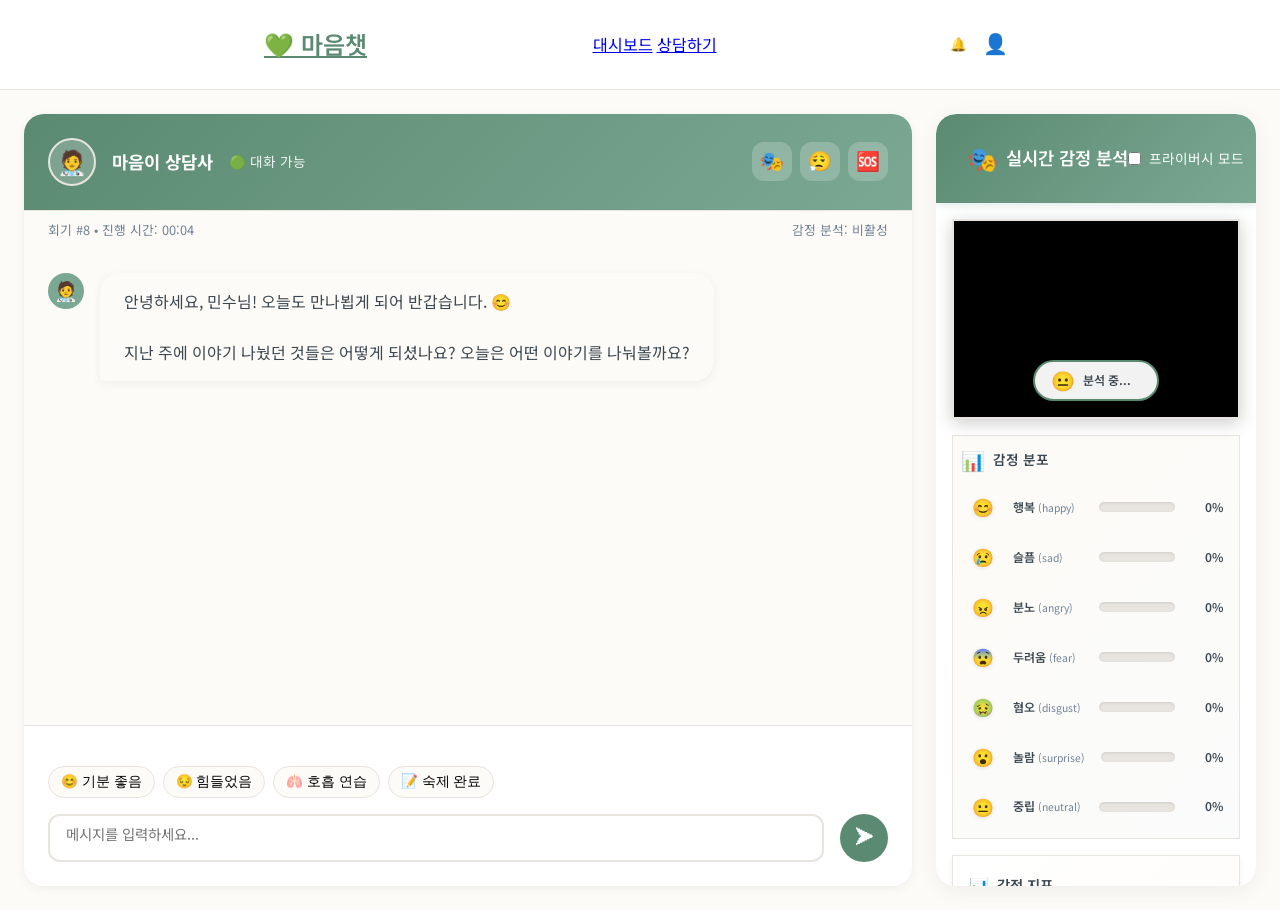
<file: frontend/chat-with-emotion.html>
<!DOCTYPE html>
<html lang="ko">
<head>
    <meta charset="UTF-8">
    <meta name="viewport" content="width=device-width, initial-scale=1.0">
    <title>마음챗 - AI 심리상담 (감정 분석)</title>
    <link href="https://fonts.googleapis.com/css2?family=Noto+Sans+KR:wght@400;500;600;700&display=swap" rel="stylesheet">
    <link rel="stylesheet" href="styles.css">
    <link rel="stylesheet" href="realtime-emotion.css">
    <style>
        /* 채팅 + 감정 분석 레이아웃 */
        .chat-emotion-layout {
            display: grid;
            grid-template-columns: 1fr 320px;
            gap: var(--space-md);
            max-width: 1400px;
            margin: 0 auto;
            padding: var(--space-md);
            height: calc(100vh - 80px);
        }

        @media (max-width: 1024px) {
            .chat-emotion-layout {
                grid-template-columns: 1fr;
            }

            .emotion-sidebar {
                position: fixed;
                right: 0;
                top: 60px;
                bottom: 0;
                width: 320px;
                transform: translateX(100%);
                transition: transform 0.3s ease;
                z-index: 100;
                background: var(--bg);
                box-shadow: -4px 0 12px rgba(0, 0, 0, 0.1);
            }

            .emotion-sidebar.open {
                transform: translateX(0);
            }
        }

        /* 채팅 영역 */
        .chat-container {
            display: flex;
            flex-direction: column;
            background: var(--surface);
            border-radius: var(--radius-lg);
            box-shadow: 0 2px 8px var(--shadow);
            overflow: hidden;
        }

        .chat-header {
            display: flex;
            align-items: center;
            justify-content: space-between;
            padding: var(--space-md);
            border-bottom: 1px solid var(--border);
            background: linear-gradient(135deg, var(--primary), var(--primary-light));
            color: white;
        }

        .chat-header-info {
            display: flex;
            align-items: center;
            gap: var(--space-sm);
        }

        .counselor-avatar {
            width: 48px;
            height: 48px;
            background: rgba(255, 255, 255, 0.2);
            border-radius: 50%;
            display: flex;
            align-items: center;
            justify-content: center;
            font-size: 1.5rem;
        }

        .counselor-info h3 {
            margin: 0;
            font-size: 1.1rem;
        }

        .counselor-info span {
            font-size: 0.85rem;
            opacity: 0.9;
        }

        .chat-header-actions {
            display: flex;
            gap: var(--space-xs);
        }

        .header-btn {
            background: rgba(255, 255, 255, 0.2);
            border: none;
            color: white;
            padding: 8px;
            border-radius: var(--radius);
            cursor: pointer;
            font-size: 1.2rem;
            transition: background 0.2s;
        }

        .header-btn:hover {
            background: rgba(255, 255, 255, 0.3);
        }

        .header-btn.active {
            background: rgba(255, 255, 255, 0.4);
        }

        /* 메시지 영역 */
        .chat-messages {
            flex: 1;
            overflow-y: auto;
            padding: var(--space-md);
            display: flex;
            flex-direction: column;
            gap: var(--space-md);
        }

        .message {
            display: flex;
            gap: var(--space-sm);
            max-width: 80%;
            animation: messageSlide 0.3s ease;
        }

        @keyframes messageSlide {
            from {
                opacity: 0;
                transform: translateY(10px);
            }
            to {
                opacity: 1;
                transform: translateY(0);
            }
        }

        .message.user {
            align-self: flex-end;
            flex-direction: row-reverse;
        }

        .message-avatar {
            width: 36px;
            height: 36px;
            border-radius: 50%;
            display: flex;
            align-items: center;
            justify-content: center;
            font-size: 1.2rem;
            flex-shrink: 0;
        }

        .message.counselor .message-avatar {
            background: var(--primary-light);
        }

        .message.user .message-avatar {
            background: var(--accent);
        }

        .message-content {
            padding: var(--space-sm) var(--space-md);
            border-radius: var(--radius-lg);
            line-height: 1.6;
        }

        .message.counselor .message-content {
            background: var(--bg);
            border-bottom-left-radius: 4px;
        }

        .message.user .message-content {
            background: var(--primary);
            color: white;
            border-bottom-right-radius: 4px;
        }

        .message-emotion {
            display: flex;
            align-items: center;
            gap: 4px;
            font-size: 0.75rem;
            color: var(--text-light);
            margin-top: 4px;
        }

        .message.user .message-emotion {
            color: rgba(255, 255, 255, 0.8);
            justify-content: flex-end;
        }

        /* 입력 영역 */
        .chat-input-area {
            padding: var(--space-md);
            border-top: 1px solid var(--border);
            background: var(--surface);
        }

        .chat-input-wrapper {
            display: flex;
            gap: var(--space-sm);
            align-items: flex-end;
        }

        .chat-input {
            flex: 1;
            padding: var(--space-sm) var(--space-md);
            border: 2px solid var(--border);
            border-radius: var(--radius-lg);
            font-size: 1rem;
            resize: none;
            min-height: 48px;
            max-height: 120px;
            transition: border-color 0.2s;
            font-family: inherit;
        }

        .chat-input:focus {
            outline: none;
            border-color: var(--primary);
        }

        .send-btn {
            width: 48px;
            height: 48px;
            background: var(--primary);
            color: white;
            border: none;
            border-radius: 50%;
            cursor: pointer;
            font-size: 1.2rem;
            transition: all 0.2s;
        }

        .send-btn:hover {
            background: var(--primary-dark);
            transform: scale(1.05);
        }

        .send-btn:disabled {
            background: var(--border);
            cursor: not-allowed;
            transform: none;
        }

        /* 빠른 액션 */
        .quick-actions-bar {
            display: flex;
            gap: var(--space-xs);
            padding: var(--space-sm) 0;
            overflow-x: auto;
        }

        .quick-action {
            display: flex;
            align-items: center;
            gap: 4px;
            padding: 6px 12px;
            background: var(--bg);
            border: 1px solid var(--border);
            border-radius: var(--radius-full);
            font-size: 0.85rem;
            cursor: pointer;
            white-space: nowrap;
            transition: all 0.2s;
        }

        .quick-action:hover {
            border-color: var(--primary);
            background: rgba(91, 138, 114, 0.1);
        }

        /* 감정 컨텍스트 배너 */
        .emotion-context-banner {
            display: none;
            align-items: center;
            gap: var(--space-sm);
            padding: var(--space-sm) var(--space-md);
            background: linear-gradient(135deg, rgba(91, 138, 114, 0.1), rgba(232, 178, 152, 0.1));
            border-bottom: 1px solid var(--border);
        }

        .emotion-context-banner.active {
            display: flex;
        }

        .emotion-context-icon {
            font-size: 1.3rem;
        }

        .emotion-context-text {
            flex: 1;
            font-size: 0.9rem;
            color: var(--text);
        }

        .emotion-context-close {
            background: none;
            border: none;
            color: var(--text-light);
            cursor: pointer;
            font-size: 1.2rem;
        }

        /* 감정 사이드바 토글 버튼 (모바일) */
        .emotion-toggle-fab {
            display: none;
            position: fixed;
            right: var(--space-md);
            bottom: 100px;
            width: 56px;
            height: 56px;
            background: var(--primary);
            color: white;
            border: none;
            border-radius: 50%;
            font-size: 1.5rem;
            cursor: pointer;
            box-shadow: 0 4px 12px rgba(91, 138, 114, 0.4);
            z-index: 99;
        }

        @media (max-width: 1024px) {
            .emotion-toggle-fab {
                display: flex;
                align-items: center;
                justify-content: center;
            }
        }

        /* 위기 지원 */
        .crisis-banner {
            display: none;
            padding: var(--space-sm) var(--space-md);
            background: rgba(217, 123, 123, 0.1);
            border-bottom: 2px solid var(--danger);
        }

        .crisis-banner.active {
            display: flex;
            align-items: center;
            gap: var(--space-sm);
        }

        .crisis-banner-text {
            flex: 1;
            color: var(--danger);
            font-weight: 500;
        }

        .crisis-btn {
            background: var(--danger);
            color: white;
            border: none;
            padding: var(--space-xs) var(--space-md);
            border-radius: var(--radius);
            cursor: pointer;
        }

        /* 타이핑 인디케이터 */
        .typing-indicator {
            display: none;
            align-items: center;
            gap: var(--space-sm);
            padding: var(--space-sm);
        }

        .typing-indicator.active {
            display: flex;
        }

        .typing-dots {
            display: flex;
            gap: 4px;
        }

        .typing-dot {
            width: 8px;
            height: 8px;
            background: var(--primary);
            border-radius: 50%;
            animation: typingBounce 1.4s infinite;
        }

        .typing-dot:nth-child(2) { animation-delay: 0.2s; }
        .typing-dot:nth-child(3) { animation-delay: 0.4s; }

        @keyframes typingBounce {
            0%, 80%, 100% { transform: translateY(0); }
            40% { transform: translateY(-6px); }
        }

        /* 세션 정보 */
        .session-info-bar {
            display: flex;
            justify-content: space-between;
            align-items: center;
            padding: var(--space-xs) var(--space-md);
            background: var(--bg);
            font-size: 0.8rem;
            color: var(--text-light);
        }
    </style>
</head>
<body>
    <!-- 헤더 -->
    <header class="header">
        <div class="header-content">
            <a href="dashboard.html" class="logo">💚 마음챗</a>
            <nav class="header-nav">
                <a href="dashboard.html" class="nav-link">대시보드</a>
                <a href="chat-with-emotion.html" class="nav-link active">상담하기</a>
            </nav>
            <div class="user-info">
                <button class="btn-icon" title="알림">🔔</button>
                <button class="btn-icon user-avatar" title="프로필">👤</button>
            </div>
        </div>
    </header>

    <!-- 메인 레이아웃 -->
    <main class="chat-emotion-layout">
        <!-- 채팅 영역 -->
        <div class="chat-container">
            <!-- 채팅 헤더 -->
            <div class="chat-header">
                <div class="chat-header-info">
                    <div class="counselor-avatar">🧑‍⚕️</div>
                    <div class="counselor-info">
                        <h3>마음이 상담사</h3>
                        <span>🟢 대화 가능</span>
                    </div>
                </div>
                <div class="chat-header-actions">
                    <button class="header-btn" id="toggle-emotion-btn" title="감정 분석">
                        🎭
                    </button>
                    <button class="header-btn" id="breathing-btn" title="호흡하기">
                        😮‍💨
                    </button>
                    <button class="header-btn" id="crisis-btn" title="위기 지원">
                        🆘
                    </button>
                </div>
            </div>

            <!-- 위기 배너 -->
            <div class="crisis-banner" id="crisis-banner">
                <span>⚠️</span>
                <span class="crisis-banner-text">힘든 감정이 감지되었습니다. 도움이 필요하신가요?</span>
                <button class="crisis-btn" onclick="openCrisisSupport()">도움 요청</button>
            </div>

            <!-- 감정 컨텍스트 배너 -->
            <div class="emotion-context-banner" id="emotion-context-banner">
                <span class="emotion-context-icon" id="context-emoji">😐</span>
                <span class="emotion-context-text" id="context-text">감정 분석 중...</span>
                <button class="emotion-context-close" onclick="hideEmotionContext()">✕</button>
            </div>

            <!-- 세션 정보 -->
            <div class="session-info-bar">
                <span>회기 #8 • 진행 시간: <span id="session-time">00:00</span></span>
                <span id="emotion-status">감정 분석: 비활성</span>
            </div>

            <!-- 메시지 영역 -->
            <div class="chat-messages" id="chat-messages">
                <!-- 환영 메시지 -->
                <div class="message counselor">
                    <div class="message-avatar">🧑‍⚕️</div>
                    <div class="message-content">
                        안녕하세요, 민수님! 오늘도 만나뵙게 되어 반갑습니다. 😊<br><br>
                        지난 주에 이야기 나눴던 것들은 어떻게 되셨나요? 오늘은 어떤 이야기를 나눠볼까요?
                    </div>
                </div>
            </div>

            <!-- 타이핑 인디케이터 -->
            <div class="typing-indicator" id="typing-indicator">
                <div class="message-avatar" style="background: var(--primary-light);">🧑‍⚕️</div>
                <div class="typing-dots">
                    <div class="typing-dot"></div>
                    <div class="typing-dot"></div>
                    <div class="typing-dot"></div>
                </div>
            </div>

            <!-- 입력 영역 -->
            <div class="chat-input-area">
                <div class="quick-actions-bar">
                    <button class="quick-action" onclick="insertQuickText('오늘 기분이 좋아요')">😊 기분 좋음</button>
                    <button class="quick-action" onclick="insertQuickText('조금 힘들었어요')">😔 힘들었음</button>
                    <button class="quick-action" onclick="insertQuickText('호흡 연습을 해봤어요')">🫁 호흡 연습</button>
                    <button class="quick-action" onclick="insertQuickText('숙제를 해왔어요')">📝 숙제 완료</button>
                </div>
                <div class="chat-input-wrapper">
                    <textarea class="chat-input" id="chat-input"
                              placeholder="메시지를 입력하세요..."
                              rows="1"></textarea>
                    <button class="send-btn" id="send-btn" onclick="sendMessage()">
                        ➤
                    </button>
                </div>
            </div>
        </div>

        <!-- 감정 분석 사이드바 -->
        <aside class="emotion-sidebar" id="emotion-sidebar">
            <div id="realtime-emotion-container"></div>
        </aside>
    </main>

    <!-- 모바일 감정 토글 FAB -->
    <button class="emotion-toggle-fab" id="emotion-toggle-fab" onclick="toggleEmotionSidebar()">
        🎭
    </button>

    <!-- 스크립트 -->
    <script src="config.js"></script>
    <script src="realtime-emotion.js"></script>
    <script>
        // ============================================================================
        // 앱 상태
        // ============================================================================

        const AppState = {
            sessionId: 'session_' + Date.now(),
            sessionStartTime: Date.now(),
            messageCount: 0,
            emotionEnabled: false,
            currentEmotion: null
        };

        // ============================================================================
        // 초기화
        // ============================================================================

        document.addEventListener('DOMContentLoaded', () => {
            // 실시간 감정 분석 초기화
            window.realtimeEmotion = new RealtimeEmotionUI('realtime-emotion-container');

            // 감정 콜백 설정
            window.realtimeEmotion.onEmotionDetected = handleEmotionDetected;
            window.realtimeEmotion.onAlertTriggered = handleEmotionAlert;

            // 입력 이벤트
            const input = document.getElementById('chat-input');
            input.addEventListener('keypress', (e) => {
                if (e.key === 'Enter' && !e.shiftKey) {
                    e.preventDefault();
                    sendMessage();
                }
            });

            // 입력 높이 자동 조절
            input.addEventListener('input', () => {
                input.style.height = 'auto';
                input.style.height = Math.min(input.scrollHeight, 120) + 'px';
            });

            // 세션 타이머
            startSessionTimer();

            // 감정 분석 토글 버튼
            document.getElementById('toggle-emotion-btn').addEventListener('click', toggleEmotionAnalysis);
        });

        // ============================================================================
        // 메시지 처리
        // ============================================================================

        async function sendMessage() {
            const input = document.getElementById('chat-input');
            const message = input.value.trim();

            if (!message) return;

            // 사용자 메시지 추가
            addMessage('user', message);
            input.value = '';
            input.style.height = 'auto';

            // 타이핑 표시
            showTypingIndicator();

            // 감정 컨텍스트 생성
            let emotionContext = '';
            if (AppState.emotionEnabled && window.realtimeEmotion) {
                emotionContext = window.realtimeEmotion.generateContextForLLM();
            }

            // API 호출 (시뮬레이션)
            try {
                const response = await simulateCounselorResponse(message, emotionContext);
                hideTypingIndicator();
                addMessage('counselor', response);
            } catch (error) {
                hideTypingIndicator();
                addMessage('counselor', '죄송합니다, 잠시 문제가 발생했습니다. 다시 말씀해 주시겠어요?');
            }
        }

        function addMessage(type, content) {
            const container = document.getElementById('chat-messages');
            const message = document.createElement('div');
            message.className = `message ${type}`;

            const avatar = type === 'counselor' ? '🧑‍⚕️' : '😊';
            const emotionBadge = type === 'user' && AppState.currentEmotion ?
                `<div class="message-emotion">
                    <span>${EmotionConfig.emotions[AppState.currentEmotion.primary]?.emoji || '😐'}</span>
                    <span>${Math.round(AppState.currentEmotion.confidence * 100)}%</span>
                </div>` : '';

            message.innerHTML = `
                <div class="message-avatar">${avatar}</div>
                <div>
                    <div class="message-content">${content}</div>
                    ${emotionBadge}
                </div>
            `;

            container.appendChild(message);
            container.scrollTop = container.scrollHeight;

            AppState.messageCount++;
        }

        async function simulateCounselorResponse(userMessage, emotionContext) {
            // 실제 구현에서는 API 호출
            await new Promise(resolve => setTimeout(resolve, 1000 + Math.random() * 1000));

            // 감정 기반 응답
            if (emotionContext && emotionContext.includes('슬픔')) {
                return '그런 마음이 드셨군요... 힘드셨겠어요. 조금 더 자세히 이야기해 주실 수 있을까요? 무엇이 가장 마음에 걸리세요?';
            }

            if (userMessage.includes('힘들')) {
                return '힘드셨군요. 그런 감정을 느끼는 것은 자연스러운 거예요. 어떤 상황에서 특히 힘드셨나요?';
            }

            if (userMessage.includes('좋아')) {
                return '기분이 좋으시다니 다행이에요! 😊 어떤 일이 있으셨나요? 좋은 기분을 나눠주세요.';
            }

            if (userMessage.includes('숙제')) {
                return '숙제를 해오셨군요! 정말 잘하셨어요. 연습하시면서 어떤 느낌이 드셨나요?';
            }

            if (userMessage.includes('호흡')) {
                return '호흡 연습을 하셨군요. 연습 후 몸과 마음이 어떻게 느껴지셨나요? 어떤 변화가 있었는지 궁금해요.';
            }

            // 기본 응답
            const responses = [
                '그렇군요. 조금 더 자세히 말씀해 주시겠어요?',
                '네, 이해해요. 그런 상황에서 어떤 생각이 드셨나요?',
                '말씀 감사해요. 그 경험이 어떻게 느껴지셨는지 궁금해요.',
                '그런 마음이 드셨군요. 그 감정을 좀 더 탐색해 볼까요?'
            ];

            return responses[Math.floor(Math.random() * responses.length)];
        }

        // ============================================================================
        // 감정 분석 핸들러
        // ============================================================================

        function handleEmotionDetected(result) {
            AppState.currentEmotion = {
                primary: result.primaryEmotion,
                confidence: result.confidence,
                valence: result.valence
            };

            // 상태 업데이트
            document.getElementById('emotion-status').textContent =
                `감정: ${EmotionConfig.emotions[result.primaryEmotion]?.emoji || '😐'} ${EmotionConfig.emotions[result.primaryEmotion]?.label || result.primaryEmotion}`;

            // 컨텍스트 배너 업데이트
            if (result.confidence > 0.6) {
                updateEmotionContext(result);
            }
        }

        function handleEmotionAlert(alerts) {
            alerts.forEach(alert => {
                if (alert.type === 'sadness' || alert.type === 'fear') {
                    document.getElementById('crisis-banner').classList.add('active');
                }
            });
        }

        function updateEmotionContext(result) {
            const banner = document.getElementById('emotion-context-banner');
            const emoji = document.getElementById('context-emoji');
            const text = document.getElementById('context-text');

            emoji.textContent = EmotionConfig.emotions[result.primaryEmotion]?.emoji || '😐';
            text.textContent = result.counseling_context || `${EmotionConfig.emotions[result.primaryEmotion]?.label} 감정이 감지되었습니다.`;

            if (result.valence < -0.3) {
                banner.classList.add('active');
            }
        }

        function hideEmotionContext() {
            document.getElementById('emotion-context-banner').classList.remove('active');
        }

        // ============================================================================
        // UI 헬퍼
        // ============================================================================

        function toggleEmotionAnalysis() {
            AppState.emotionEnabled = !AppState.emotionEnabled;
            const btn = document.getElementById('toggle-emotion-btn');

            if (AppState.emotionEnabled) {
                btn.classList.add('active');
                document.getElementById('emotion-status').textContent = '감정 분석: 활성화';
            } else {
                btn.classList.remove('active');
                document.getElementById('emotion-status').textContent = '감정 분석: 비활성';
            }
        }

        function toggleEmotionSidebar() {
            const sidebar = document.getElementById('emotion-sidebar');
            sidebar.classList.toggle('open');
        }

        function showTypingIndicator() {
            document.getElementById('typing-indicator').classList.add('active');
        }

        function hideTypingIndicator() {
            document.getElementById('typing-indicator').classList.remove('active');
        }

        function insertQuickText(text) {
            const input = document.getElementById('chat-input');
            input.value = text;
            input.focus();
        }

        function startSessionTimer() {
            setInterval(() => {
                const elapsed = Math.floor((Date.now() - AppState.sessionStartTime) / 1000);
                const minutes = Math.floor(elapsed / 60).toString().padStart(2, '0');
                const seconds = (elapsed % 60).toString().padStart(2, '0');
                document.getElementById('session-time').textContent = `${minutes}:${seconds}`;
            }, 1000);
        }

        function openCrisisSupport() {
            const confirmed = confirm(
                '🆘 위기 지원\n\n' +
                '지금 많이 힘드신가요?\n\n' +
                '• 자살예방상담전화: 1393 (24시간)\n' +
                '• 정신건강위기상담전화: 1577-0199\n\n' +
                '전화 연결하시겠습니까?'
            );

            if (confirmed) {
                window.location.href = 'tel:1393';
            }
        }

        // 호흡 운동 팝업
        document.getElementById('breathing-btn')?.addEventListener('click', () => {
            alert('호흡 운동 기능이 곧 추가됩니다!');
        });
    </script>
</body>
</html>
</file>
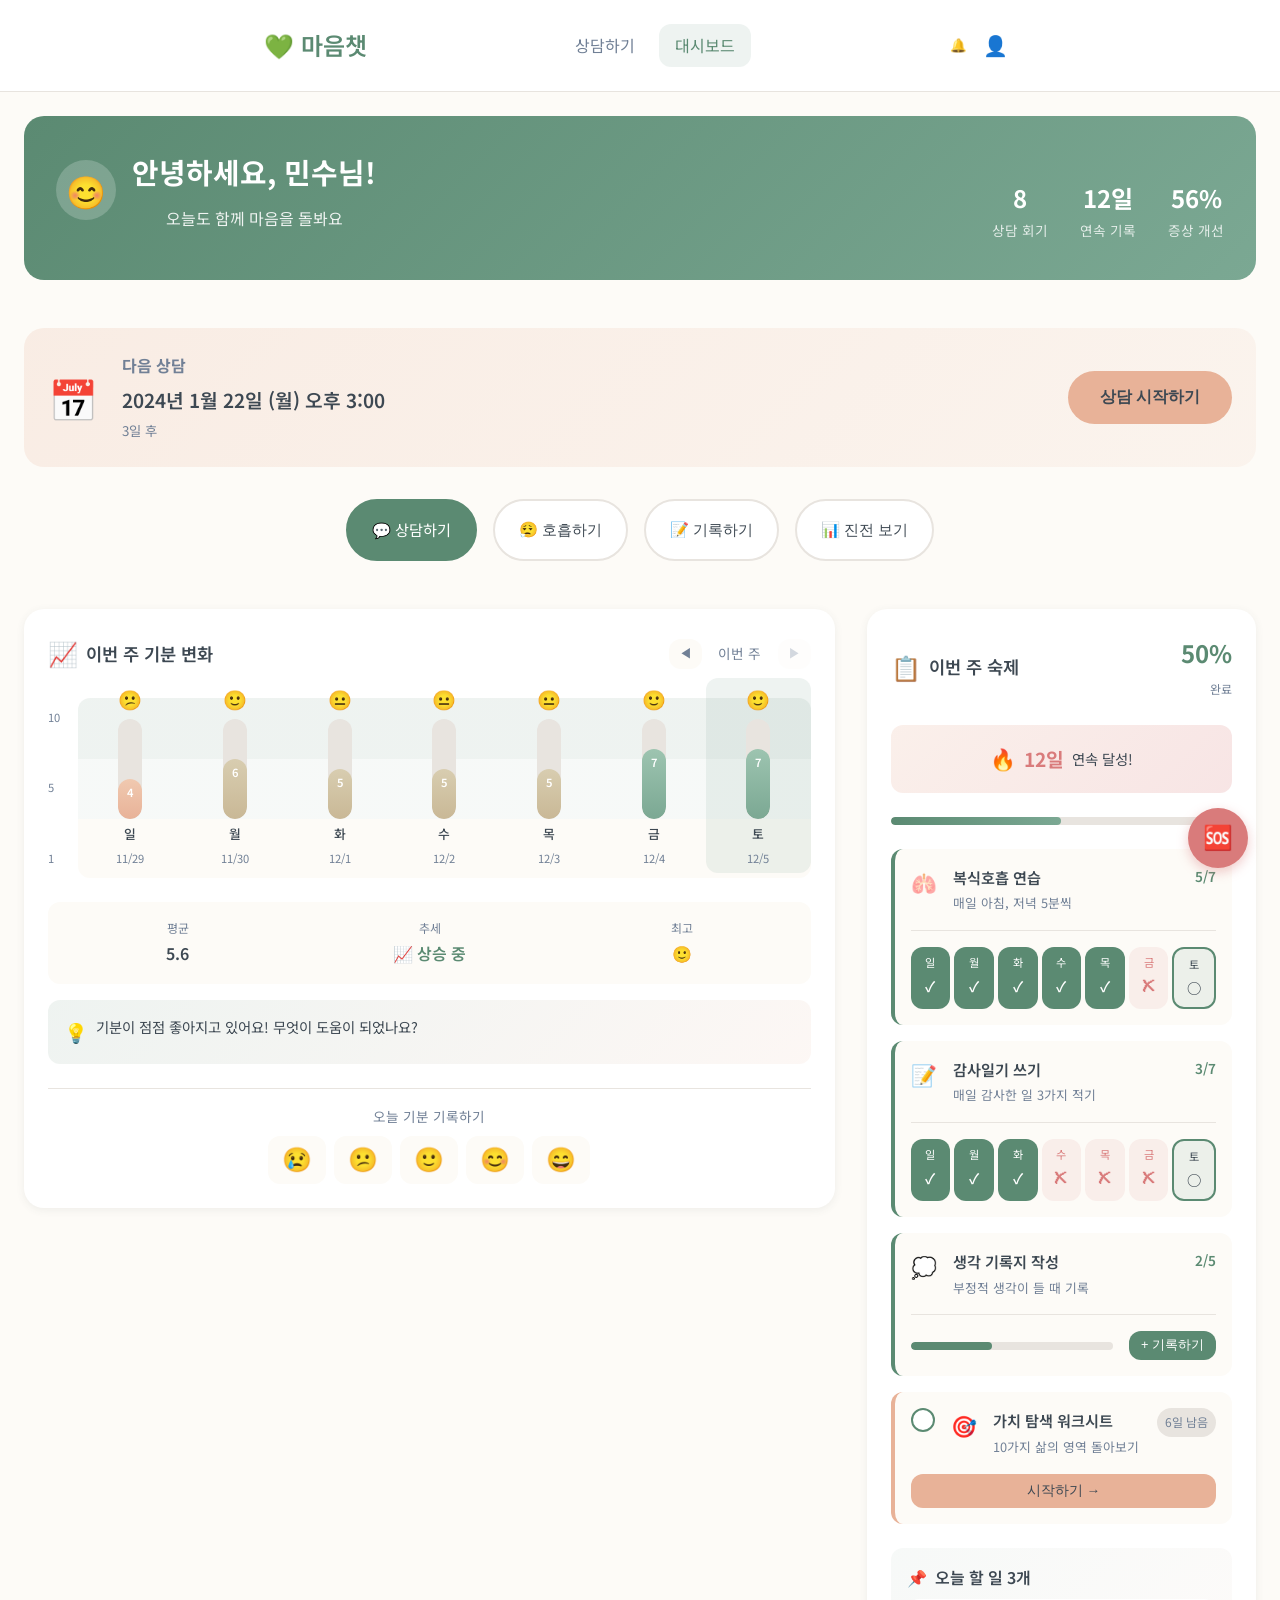
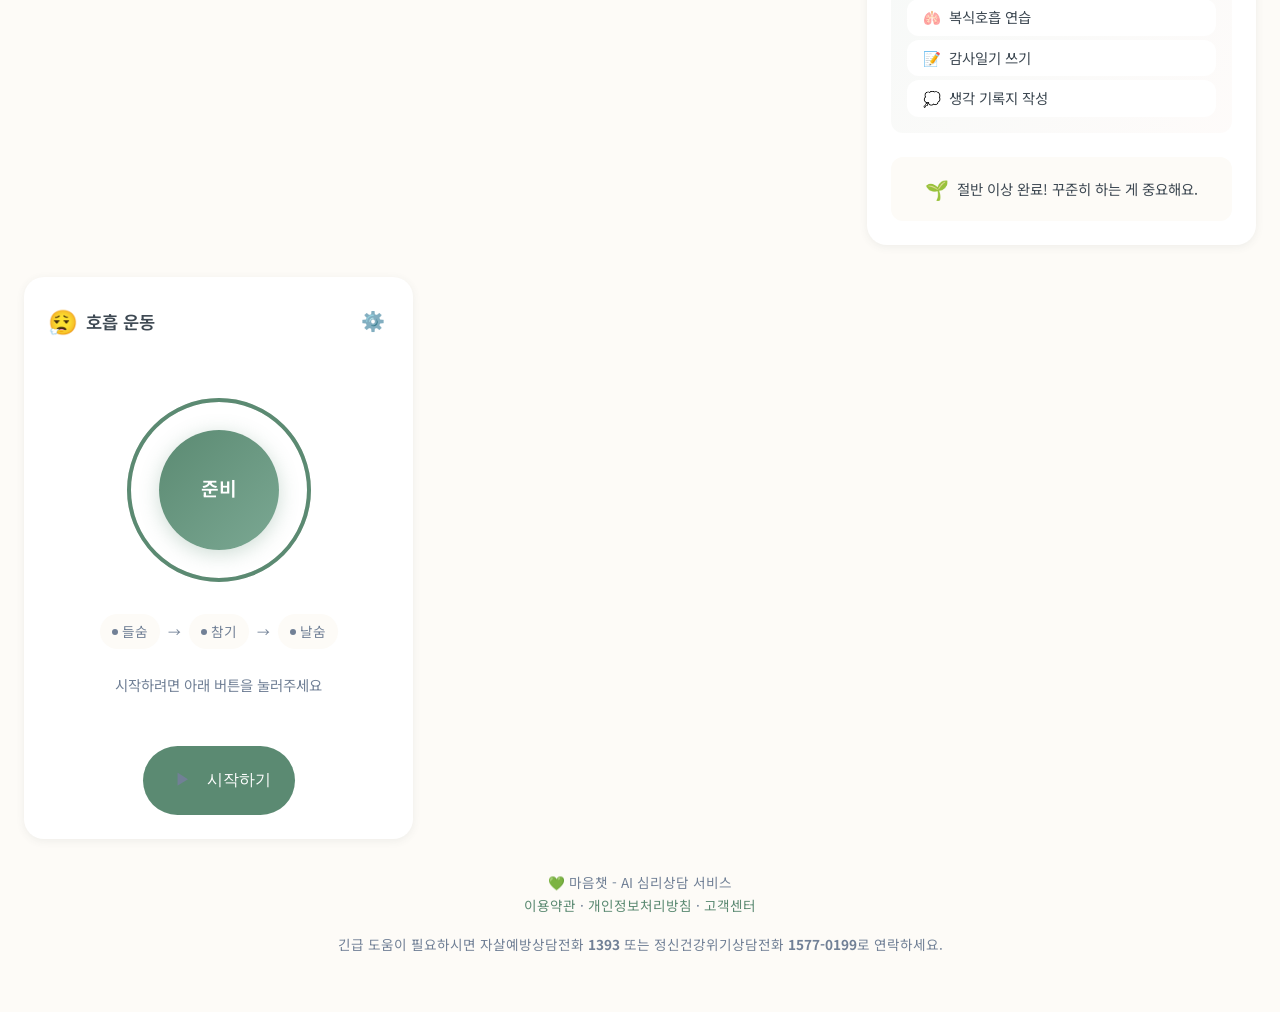
<file: frontend/dashboard.html>
<!DOCTYPE html>
<html lang="ko">
<head>
    <meta charset="UTF-8">
    <meta name="viewport" content="width=device-width, initial-scale=1.0">
    <title>마음챗 - 나의 상담 대시보드</title>
    <link href="https://fonts.googleapis.com/css2?family=Noto+Sans+KR:wght@400;500;600;700&display=swap" rel="stylesheet">
    <link rel="stylesheet" href="styles.css">
    <link rel="stylesheet" href="widgets.css">
    <style>
        /* 대시보드 전용 스타일 */
        .dashboard-container {
            max-width: 1400px;
            margin: 0 auto;
            padding: var(--space-md);
        }

        .dashboard-header {
            text-align: center;
            margin-bottom: var(--space-xl);
            padding: var(--space-lg);
            background: linear-gradient(135deg, var(--primary), var(--primary-light));
            border-radius: var(--radius-lg);
            color: white;
        }

        .dashboard-header h1 {
            font-size: 1.8rem;
            margin-bottom: var(--space-xs);
        }

        .dashboard-header p {
            opacity: 0.9;
            font-size: 1rem;
        }

        .dashboard-greeting {
            display: flex;
            align-items: center;
            justify-content: center;
            gap: var(--space-sm);
            margin-bottom: var(--space-sm);
        }

        .user-avatar-large {
            width: 60px;
            height: 60px;
            background: rgba(255, 255, 255, 0.2);
            border-radius: 50%;
            display: flex;
            align-items: center;
            justify-content: center;
            font-size: 2rem;
        }

        .dashboard-stats {
            display: flex;
            justify-content: center;
            gap: var(--space-lg);
            margin-top: var(--space-md);
        }

        .dashboard-stat {
            text-align: center;
        }

        .dashboard-stat-value {
            font-size: 1.5rem;
            font-weight: 700;
        }

        .dashboard-stat-label {
            font-size: 0.85rem;
            opacity: 0.8;
        }

        /* 위젯 그리드 */
        .widgets-grid {
            display: grid;
            gap: var(--space-lg);
            grid-template-columns: 1fr;
        }

        @media (min-width: 768px) {
            .widgets-grid {
                grid-template-columns: repeat(2, 1fr);
            }

            .widget-full {
                grid-column: span 2;
            }
        }

        @media (min-width: 1200px) {
            .widgets-grid {
                grid-template-columns: repeat(3, 1fr);
            }

            .widget-full {
                grid-column: span 3;
            }

            .widget-wide {
                grid-column: span 2;
            }
        }

        /* 빠른 액션 버튼 */
        .quick-actions {
            display: flex;
            justify-content: center;
            gap: var(--space-sm);
            margin-top: var(--space-lg);
            flex-wrap: wrap;
        }

        .quick-action-btn {
            display: flex;
            align-items: center;
            gap: var(--space-xs);
            padding: var(--space-sm) var(--space-md);
            background: var(--surface);
            border: 2px solid var(--border);
            border-radius: var(--radius-full);
            cursor: pointer;
            transition: all 0.2s;
            font-size: 0.95rem;
            color: var(--text);
            text-decoration: none;
        }

        .quick-action-btn:hover {
            border-color: var(--primary);
            background: rgba(91, 138, 114, 0.05);
        }

        .quick-action-btn.primary {
            background: var(--primary);
            border-color: var(--primary);
            color: white;
        }

        .quick-action-btn.primary:hover {
            background: var(--primary-dark);
        }

        /* 다음 상담 카드 */
        .next-session-card {
            background: linear-gradient(135deg, rgba(232, 178, 152, 0.2), rgba(232, 178, 152, 0.1));
            border-radius: var(--radius-lg);
            padding: var(--space-md);
            display: flex;
            align-items: center;
            justify-content: space-between;
            margin-bottom: var(--space-lg);
        }

        .next-session-info {
            display: flex;
            align-items: center;
            gap: var(--space-md);
        }

        .next-session-icon {
            font-size: 2.5rem;
        }

        .next-session-details h3 {
            font-size: 1rem;
            color: var(--text-light);
            margin-bottom: 4px;
        }

        .next-session-details p {
            font-size: 1.2rem;
            font-weight: 600;
            color: var(--text);
        }

        .next-session-details small {
            color: var(--text-light);
        }

        .join-session-btn {
            padding: var(--space-sm) var(--space-lg);
            background: var(--accent);
            color: var(--text);
            border: none;
            border-radius: var(--radius-full);
            font-size: 1rem;
            font-weight: 600;
            cursor: pointer;
            transition: all 0.2s;
        }

        .join-session-btn:hover {
            background: var(--primary);
            color: white;
        }

        /* 위기 지원 플로팅 버튼 */
        .crisis-fab {
            position: fixed;
            bottom: var(--space-lg);
            right: var(--space-lg);
            width: 60px;
            height: 60px;
            background: var(--danger);
            color: white;
            border: none;
            border-radius: 50%;
            font-size: 1.5rem;
            cursor: pointer;
            box-shadow: 0 4px 12px rgba(217, 123, 123, 0.4);
            transition: all 0.2s;
            z-index: 100;
        }

        .crisis-fab:hover {
            transform: scale(1.1);
        }

        /* 푸터 */
        .dashboard-footer {
            text-align: center;
            padding: var(--space-lg);
            color: var(--text-light);
            font-size: 0.85rem;
        }

        .dashboard-footer a {
            color: var(--primary);
            text-decoration: none;
        }
    </style>
</head>
<body>
    <!-- 헤더 -->
    <header class="header">
        <div class="header-content">
            <div class="logo">💚 마음챗</div>
            <nav class="header-nav">
                <a href="index.html" class="nav-link">상담하기</a>
                <a href="dashboard.html" class="nav-link active">대시보드</a>
            </nav>
            <div class="user-info">
                <button class="btn-icon" title="알림">🔔</button>
                <button class="btn-icon user-avatar" title="프로필">👤</button>
            </div>
        </div>
    </header>

    <!-- 메인 컨텐츠 -->
    <main class="dashboard-container">
        <!-- 대시보드 헤더 -->
        <div class="dashboard-header">
            <div class="dashboard-greeting">
                <div class="user-avatar-large">😊</div>
                <div>
                    <h1>안녕하세요, 민수님!</h1>
                    <p>오늘도 함께 마음을 돌봐요</p>
                </div>
            </div>
            <div class="dashboard-stats">
                <div class="dashboard-stat">
                    <div class="dashboard-stat-value">8</div>
                    <div class="dashboard-stat-label">상담 회기</div>
                </div>
                <div class="dashboard-stat">
                    <div class="dashboard-stat-value">12일</div>
                    <div class="dashboard-stat-label">연속 기록</div>
                </div>
                <div class="dashboard-stat">
                    <div class="dashboard-stat-value">56%</div>
                    <div class="dashboard-stat-label">증상 개선</div>
                </div>
            </div>
        </div>

        <!-- 다음 상담 -->
        <div class="next-session-card">
            <div class="next-session-info">
                <span class="next-session-icon">📅</span>
                <div class="next-session-details">
                    <h3>다음 상담</h3>
                    <p>2024년 1월 22일 (월) 오후 3:00</p>
                    <small>3일 후</small>
                </div>
            </div>
            <button class="join-session-btn" onclick="location.href='index.html'">
                상담 시작하기
            </button>
        </div>

        <!-- 빠른 액션 -->
        <div class="quick-actions">
            <a href="index.html" class="quick-action-btn primary">
                💬 상담하기
            </a>
            <button class="quick-action-btn" onclick="openBreathing()">
                😮‍💨 호흡하기
            </button>
            <button class="quick-action-btn" onclick="openJournal()">
                📝 기록하기
            </button>
            <button class="quick-action-btn" onclick="openProgress()">
                📊 진전 보기
            </button>
        </div>

        <!-- 위젯 그리드 -->
        <div class="widgets-grid" style="margin-top: var(--space-xl);">
            <!-- 기분 트래커 (넓은 위젯) -->
            <div class="widget-wide" id="mood-tracker-container"></div>

            <!-- 숙제 트래커 -->
            <div id="homework-tracker-container"></div>

            <!-- 호흡 운동 -->
            <div id="breathing-container"></div>
        </div>

        <!-- 푸터 -->
        <footer class="dashboard-footer">
            <p>💚 마음챗 - AI 심리상담 서비스</p>
            <p>
                <a href="#">이용약관</a> ·
                <a href="#">개인정보처리방침</a> ·
                <a href="#">고객센터</a>
            </p>
            <p style="margin-top: var(--space-sm);">
                긴급 도움이 필요하시면 자살예방상담전화 <strong>1393</strong> 또는
                정신건강위기상담전화 <strong>1577-0199</strong>로 연락하세요.
            </p>
        </footer>
    </main>

    <!-- 위기 지원 FAB -->
    <button class="crisis-fab" onclick="openCrisisSupport()" title="위기 지원">
        🆘
    </button>

    <!-- 호흡 운동 모달 -->
    <div id="breathing-modal" class="modal hidden">
        <div class="modal-overlay" onclick="closeBreathingModal()"></div>
        <div class="modal-content">
            <button class="modal-close" onclick="closeBreathingModal()">✕</button>
            <div id="breathing-modal-content"></div>
        </div>
    </div>

    <!-- 스크립트 -->
    <script src="config.js"></script>
    <script src="mood-tracker.js"></script>
    <script src="breathing-exercise.js"></script>
    <script src="homework-tracker.js"></script>
    <script>
        // 대시보드 초기화
        document.addEventListener('DOMContentLoaded', () => {
            // 위젯 초기화
            window.moodTracker = new MoodTracker('mood-tracker-container');
            window.homeworkTracker = new HomeworkTracker('homework-tracker-container');
            window.breathingExercise = new BreathingExercise('breathing-container');
        });

        // 빠른 액션 함수들
        function openBreathing() {
            const container = document.getElementById('breathing-container');
            container.scrollIntoView({ behavior: 'smooth', block: 'center' });

            // 하이라이트 효과
            container.style.boxShadow = '0 0 20px rgba(91, 138, 114, 0.5)';
            setTimeout(() => {
                container.style.boxShadow = '';
            }, 2000);
        }

        function openJournal() {
            // 생각 기록 페이지로 이동 또는 모달 열기
            alert('생각 기록 기능이 곧 추가됩니다!');
        }

        function openProgress() {
            // 진전 상세 페이지로 이동
            alert('상세 진전 보고서 페이지가 곧 추가됩니다!');
        }

        function openCrisisSupport() {
            const confirmed = confirm(
                '🆘 위기 지원\n\n' +
                '지금 많이 힘드신가요?\n\n' +
                '• 자살예방상담전화: 1393 (24시간)\n' +
                '• 정신건강위기상담전화: 1577-0199\n\n' +
                '전화 연결하시겠습니까?'
            );

            if (confirmed) {
                window.location.href = 'tel:1393';
            }
        }

        // 모달 함수들
        function closeBreathingModal() {
            document.getElementById('breathing-modal').classList.add('hidden');
        }
    </script>

    <style>
        /* 모달 스타일 */
        .modal {
            position: fixed;
            top: 0;
            left: 0;
            right: 0;
            bottom: 0;
            z-index: 1000;
            display: flex;
            align-items: center;
            justify-content: center;
        }

        .modal.hidden {
            display: none;
        }

        .modal-overlay {
            position: absolute;
            top: 0;
            left: 0;
            right: 0;
            bottom: 0;
            background: rgba(0, 0, 0, 0.5);
        }

        .modal-content {
            position: relative;
            background: var(--surface);
            border-radius: var(--radius-lg);
            padding: var(--space-lg);
            max-width: 500px;
            width: 90%;
            max-height: 90vh;
            overflow-y: auto;
        }

        .modal-close {
            position: absolute;
            top: var(--space-sm);
            right: var(--space-sm);
            background: none;
            border: none;
            font-size: 1.5rem;
            cursor: pointer;
            color: var(--text-light);
        }

        .nav-link {
            color: var(--text-light);
            text-decoration: none;
            padding: var(--space-xs) var(--space-sm);
            border-radius: var(--radius);
            transition: all 0.2s;
        }

        .nav-link:hover,
        .nav-link.active {
            color: var(--primary);
            background: rgba(91, 138, 114, 0.1);
        }

        .header-nav {
            display: flex;
            gap: var(--space-xs);
        }
    </style>
</body>
</html>
</file>
<file: frontend/styles.css>
/* ============================================================================
   마브AI - 심리상담 서비스 스타일
   차분하고 편안한 사용자 경험을 위한 디자인
   ============================================================================ */

:root {
    /* 차분한 색상 팔레트 */
    --primary: #5B8A72;           /* 세이지 그린 - 안정감 */
    --primary-light: #7BA893;
    --primary-dark: #4A7360;
    --accent: #E8B298;            /* 웜 코랄 - 따뜻함 */
    --bg: #FDFBF7;                /* 웜 크림 - 편안함 */
    --surface: #FFFFFF;
    --text: #3D4852;              /* 소프트 다크 */
    --text-light: #718096;
    --border: #E8E4DF;
    --shadow: rgba(61, 72, 82, 0.08);
    --danger: #D97B7B;

    /* 간격 */
    --space-xs: 0.5rem;
    --space-sm: 1rem;
    --space-md: 1.5rem;
    --space-lg: 2rem;
    --space-xl: 3rem;

    /* 둥글기 */
    --radius: 12px;
    --radius-lg: 20px;
    --radius-full: 50px;
}

* {
    margin: 0;
    padding: 0;
    box-sizing: border-box;
}

body {
    font-family: 'Noto Sans KR', -apple-system, sans-serif;
    font-size: 16px;
    line-height: 1.7;
    color: var(--text);
    background: var(--bg);
    min-height: 100vh;
}

/* ============================================================================
   헤더 - 심플하고 따뜻하게
   ============================================================================ */

.header {
    background: var(--surface);
    padding: var(--space-md) 0;
    border-bottom: 1px solid var(--border);
}

.header-content {
    max-width: 800px;
    margin: 0 auto;
    padding: 0 var(--space-md);
    display: flex;
    align-items: center;
    justify-content: space-between;
}

.logo {
    font-size: 1.5rem;
    font-weight: 600;
    color: var(--primary);
}

.tagline {
    font-size: 0.9rem;
    color: var(--text-light);
    display: none;
}

.user-info {
    display: flex;
    align-items: center;
}

.btn-icon {
    background: transparent;
    border: none;
    color: var(--text-light);
    padding: var(--space-xs);
    cursor: pointer;
    border-radius: var(--radius);
    transition: background 0.2s;
}

.btn-icon:hover {
    background: var(--bg);
}

.user-avatar {
    font-size: 1.25rem;
}

#user-name {
    display: none;
}

/* ============================================================================
   메인 컨테이너 & 스크린
   ============================================================================ */

.container {
    max-width: 800px;
    margin: 0 auto;
    padding: 0 var(--space-md);
}

.main-container {
    min-height: calc(100vh - 140px);
    padding: var(--space-lg) 0;
}

.screen {
    display: none;
}

.screen.active {
    display: block;
    animation: fadeIn 0.3s ease;
}

@keyframes fadeIn {
    from { opacity: 0; transform: translateY(10px); }
    to { opacity: 1; transform: translateY(0); }
}

/* ============================================================================
   홈 화면 - 심플한 시작
   ============================================================================ */

.hero {
    text-align: center;
    padding: var(--space-xl) 0;
}

.hero h2 {
    font-size: 1.75rem;
    font-weight: 600;
    color: var(--text);
    margin-bottom: var(--space-sm);
}

.hero-subtitle {
    font-size: 1rem;
    color: var(--text-light);
}

.user-input-section {
    max-width: 500px;
    margin: 0 auto;
}

.input-card {
    background: var(--surface);
    border-radius: var(--radius-lg);
    padding: var(--space-xl);
    box-shadow: 0 4px 20px var(--shadow);
    text-align: center;
}

.start-chat-icon {
    font-size: 3rem !important;
    margin-bottom: var(--space-md) !important;
}

/* ============================================================================
   버튼 스타일
   ============================================================================ */

.btn-primary {
    background: var(--primary);
    color: white;
    border: none;
    padding: var(--space-sm) var(--space-lg);
    border-radius: var(--radius-full);
    font-size: 1.1rem;
    font-weight: 500;
    cursor: pointer;
    transition: all 0.2s;
    font-family: inherit;
}

.btn-primary:hover {
    background: var(--primary-dark);
    transform: translateY(-2px);
    box-shadow: 0 4px 12px rgba(91, 138, 114, 0.3);
}

.btn-secondary {
    background: var(--surface);
    color: var(--text);
    border: 2px solid var(--border);
    padding: var(--space-sm) var(--space-lg);
    border-radius: var(--radius-full);
    font-size: 1rem;
    cursor: pointer;
    transition: all 0.2s;
    font-family: inherit;
}

.btn-secondary:hover {
    border-color: var(--primary);
    color: var(--primary);
}

.btn-danger-small {
    background: transparent;
    color: var(--danger);
    border: 1px solid var(--danger);
    padding: var(--space-xs) var(--space-sm);
    border-radius: var(--radius);
    font-size: 0.85rem;
    cursor: pointer;
    transition: all 0.2s;
}

.btn-danger-small:hover {
    background: var(--danger);
    color: white;
}

/* ============================================================================
   채팅 화면 - 편안한 대화
   ============================================================================ */

.chat-screen-wrapper {
    display: grid;
    grid-template-columns: 1fr 1000px;
    gap: var(--space-sm);
    max-width: 100%;
    margin: 0;
    padding: var(--space-sm);
    height: calc(100vh - 80px);
    min-height: 0;
    width: 100%;
    box-sizing: border-box;
    overflow: hidden;
}

/* 감정 분석 사이드바 컨테이너 - 가로로 배치 */
.emotion-sidebars-container {
    display: flex;
    flex-direction: row;
    gap: var(--space-sm);
    width: 100%;
    height: 100%;
    min-height: 0;
    overflow: hidden;
}

@media (max-width: 1024px) {
    .chat-screen-wrapper {
        grid-template-columns: 1fr;
        grid-template-rows: 1fr auto;
    }
    
    .emotion-sidebars-container {
        flex-direction: column;
        height: auto;
        max-height: 500px;
    }
    
    .emotion-sidebar,
    .chat-emotion-sidebar {
        height: 250px;
        min-height: 250px;
        max-height: 250px;
        flex: none;
        width: 100%;
    }
}

.chat-container {
    background: var(--surface);
    border-radius: var(--radius-lg);
    box-shadow: 0 4px 20px var(--shadow);
    height: 100%;
    min-height: 0;
    display: flex;
    flex-direction: column;
    overflow: hidden;
    position: relative;
}

.emotion-sidebar {
    background: var(--surface);
    border-radius: var(--radius-lg);
    box-shadow: 0 4px 20px var(--shadow);
    flex: 1;
    min-width: 0;
    min-height: 0;
    overflow: hidden;
    display: flex !important;
    flex-direction: column;
    width: 100% !important;
    max-width: 100% !important;
    visibility: visible !important;
    opacity: 1 !important;
    position: relative !important;
    z-index: 10 !important;
}

/* 대화 감정 분석 사이드바 */
.chat-emotion-sidebar {
    background: var(--surface);
    border-radius: var(--radius-lg);
    box-shadow: 0 4px 20px var(--shadow);
    flex: 1;
    min-width: 0;
    min-height: 0;
    overflow: hidden;
    display: flex;
    flex-direction: column;
    width: 100%;
    max-width: 100%;
    visibility: visible;
    opacity: 1;
    position: relative;
    z-index: 10;
}

.chat-emotion-widget {
    display: flex;
    flex-direction: column;
    height: 100%;
    padding: var(--space-xs);
    overflow: hidden;
    min-height: 0;
    width: 100%;
}

.chat-emotion-header {
    display: flex;
    align-items: center;
    gap: var(--space-xs);
    padding-bottom: var(--space-xs);
    border-bottom: 1px solid var(--border);
    margin-bottom: var(--space-xs);
    flex-shrink: 0;
}

.chat-emotion-header h3 {
    font-size: 0.9rem;
    font-weight: 600;
    margin: 0;
    color: var(--text);
}

.chat-emotion-icon {
    font-size: 1rem;
}

.chat-emotion-content {
    flex: 1;
    display: flex;
    flex-direction: column;
    gap: var(--space-xs);
    overflow: hidden;
    min-height: 0;
    height: 100%;
}

.chat-emotion-current {
    flex-shrink: 0;
    margin-bottom: var(--space-xs);
}

.chat-emotion-distribution {
    flex: 1;
    min-height: 0;
    margin-bottom: var(--space-xs);
    overflow: visible;
    display: flex;
    flex-direction: column;
}

.chat-emotion-history {
    display: none; /* 공간 절약을 위해 숨김 */
    flex: 1;
    min-height: 0;
    flex-direction: column;
}

.chat-emotion-current h4,
.chat-emotion-distribution h4,
.chat-emotion-history h4 {
    font-size: 0.8rem;
    font-weight: 600;
    color: var(--text);
    margin-bottom: var(--space-xs);
    flex-shrink: 0;
    white-space: nowrap;
}

.chat-emotion-badge-large {
    display: flex;
    align-items: center;
    gap: var(--space-sm);
    padding: var(--space-sm);
    background: linear-gradient(135deg, rgba(91, 138, 114, 0.1) 0%, rgba(91, 138, 114, 0.05) 100%);
    border: 2px solid rgba(91, 138, 114, 0.3);
    border-radius: var(--radius);
    transition: all 0.3s;
    flex-shrink: 0;
}

.chat-emotion-badge-large:hover {
    background: linear-gradient(135deg, rgba(91, 138, 114, 0.15) 0%, rgba(91, 138, 114, 0.1) 100%);
    border-color: rgba(91, 138, 114, 0.5);
    transform: translateY(-2px);
    box-shadow: 0 4px 12px rgba(91, 138, 114, 0.2);
}

.emotion-emoji-large {
    font-size: 2rem;
    line-height: 1;
}

.emotion-info {
    display: flex;
    flex-direction: column;
    gap: 2px;
}

.emotion-name-large {
    font-size: 1rem;
    font-weight: 600;
    color: var(--text);
}

.emotion-confidence-large {
    font-size: 0.8rem;
    color: var(--text-light);
}

.chat-emotion-bars {
    display: flex;
    flex-direction: column;
    gap: 2px;
    flex: 1;
    min-height: 0;
    overflow: hidden;
}

.chat-emotion-bar-item {
    display: flex;
    align-items: center;
    gap: var(--space-xs);
    padding: 1px 0;
    font-size: 0.75rem;
}

.chat-emotion-bar-label {
    display: flex;
    align-items: center;
    gap: 2px;
    width: 120px;  /* 고정 너비로 변경 */
    min-width: 120px;
    max-width: 120px;
    font-size: 0.7rem;
    color: var(--text);
    flex-shrink: 0;  /* 축소 방지 */
}

.chat-emotion-bar-emoji {
    font-size: 0.85rem;
}

.chat-emotion-bar-track {
    flex: 1;
    height: 6px;
    background: var(--bg);
    border-radius: var(--radius-full);
    overflow: hidden;
    position: relative;
}

.chat-emotion-bar-fill {
    height: 100%;
    background: linear-gradient(90deg, var(--primary) 0%, var(--primary-light) 100%);
    border-radius: var(--radius-full);
    transition: width 0.3s ease;
    width: 0%;
}

.chat-emotion-bar-value {
    min-width: 30px;
    text-align: right;
    font-size: 0.7rem;
    color: var(--text-light);
}

.chat-emotion-timeline {
    display: flex;
    flex-direction: column;
    gap: 3px;
    max-height: 120px;
    overflow-y: auto;
    flex: 1;
    min-height: 0;
}

.chat-emotion-timeline-item {
    display: flex;
    align-items: center;
    gap: var(--space-xs);
    padding: 4px var(--space-xs);
    background: var(--bg);
    border-radius: var(--radius);
    border-left: 2px solid var(--primary);
    font-size: 0.75rem;
    flex-shrink: 0;
}

.chat-emotion-timeline-emoji {
    font-size: 1.2rem;
}

.chat-emotion-timeline-text {
    flex: 1;
    color: var(--text);
}

.chat-emotion-timeline-time {
    font-size: 0.75rem;
    color: var(--text-light);
}

/* 사이드바가 숨겨지지 않도록 강제 */
#emotion-sidebar {
    display: flex !important;
    visibility: visible !important;
    opacity: 1 !important;
}

.realtime-emotion-widget {
    width: 100%;
    height: 100%;
    display: flex;
    flex-direction: column;
}

.realtime-emotion-widget {
    height: 100%;
    display: flex;
    flex-direction: column;
}

.chat-header {
    display: flex;
    align-items: center;
    justify-content: space-between;
    padding: var(--space-xs) var(--space-sm);
    border-bottom: 1px solid var(--border);
    background: var(--surface);
    gap: var(--space-xs);
    flex-wrap: wrap;
    flex-shrink: 0;
}

/* 대화 감정 분석 표시 */
.chat-emotion-display {
    display: flex;
    align-items: center;
    flex: 1;
    justify-content: center;
    min-width: 120px;
}

.current-chat-emotion {
    display: flex;
    align-items: center;
    gap: var(--space-xs);
    padding: 6px 12px;
    background: rgba(91, 138, 114, 0.1);
    border: 1px solid rgba(91, 138, 114, 0.3);
    border-radius: var(--radius-full);
    font-size: 0.85rem;
    transition: all 0.3s;
}

.current-chat-emotion .emotion-emoji-small {
    font-size: 1rem;
}

.current-chat-emotion .emotion-label-small {
    color: var(--text);
    font-weight: 500;
    white-space: nowrap;
}

/* 대화 감정 분석 표시 */
.chat-emotion-display {
    display: flex;
    align-items: center;
    flex: 1;
    justify-content: center;
    min-width: 120px;
}

.current-chat-emotion {
    display: flex;
    align-items: center;
    gap: var(--space-xs);
    padding: 6px 12px;
    background: rgba(91, 138, 114, 0.1);
    border: 1px solid rgba(91, 138, 114, 0.3);
    border-radius: var(--radius-full);
    font-size: 0.85rem;
    transition: all 0.3s;
}

.current-chat-emotion .emotion-emoji-small {
    font-size: 1rem;
}

.current-chat-emotion .emotion-label-small {
    color: var(--text);
    font-weight: 500;
    white-space: nowrap;
}

.chat-header .btn-icon {
    color: var(--text);
    font-size: 0.9rem;
}

.counselor-info {
    display: flex;
    align-items: center;
    gap: var(--space-sm);
}

.counselor-avatar {
    font-size: 2rem;
    display: flex;
    align-items: center;
    justify-content: center;
    width: 48px;
    height: 48px;
    border-radius: 50%;
    overflow: hidden;
    background: var(--bg);
    border: 2px solid var(--border);
}

.counselor-avatar-image {
    width: 100%;
    height: 100%;
    object-fit: cover;
}

/* 아바타 확대 모달 */
.avatar-modal-content {
    background-color: transparent;
    margin: 0;
    padding: 0;
    border-radius: 0;
    width: 100%;
    max-width: 100%;
    max-height: 100vh;
    overflow: hidden;
    box-shadow: none;
    display: flex;
    flex-direction: column;
    align-items: center;
    justify-content: center;
    position: relative;
}

.avatar-modal-body {
    display: flex;
    align-items: center;
    justify-content: center;
    width: 100%;
    height: 100%;
    padding: var(--space-xl);
}

.avatar-modal-image {
    max-width: 90%;
    max-height: 90vh;
    width: auto;
    height: auto;
    object-fit: contain;
    border-radius: var(--radius-lg);
    box-shadow: 0 20px 60px rgba(0, 0, 0, 0.5);
    animation: avatarZoomIn 0.3s ease-out;
}

@keyframes avatarZoomIn {
    from {
        opacity: 0;
        transform: scale(0.8);
    }
    to {
        opacity: 1;
        transform: scale(1);
    }
}

#avatar-modal .modal-close {
    position: absolute;
    top: var(--space-lg);
    right: var(--space-lg);
    z-index: 1001;
    background: rgba(255, 255, 255, 0.9);
    border-radius: 50%;
    width: 40px;
    height: 40px;
    display: flex;
    align-items: center;
    justify-content: center;
    font-size: 1.5rem;
    color: var(--text);
    box-shadow: 0 4px 12px rgba(0, 0, 0, 0.2);
}

#avatar-modal .modal-close:hover {
    background: rgba(255, 255, 255, 1);
    transform: scale(1.1);
}

.message-avatar {
    display: flex;
    align-items: center;
    justify-content: center;
    width: 40px;
    height: 40px;
    border-radius: 50%;
    overflow: hidden;
    background: var(--bg);
    flex-shrink: 0;
}

.message-avatar-image {
    width: 100%;
    height: 100%;
    object-fit: cover;
}

/* 아바타 클릭 가능 스타일 */
.avatar-clickable {
    cursor: pointer;
    transition: transform 0.2s, box-shadow 0.2s;
}

.avatar-clickable:hover {
    transform: scale(1.1);
    box-shadow: 0 4px 12px rgba(91, 138, 114, 0.3);
}

.counselor-info h4 {
    font-size: 1rem;
    font-weight: 600;
    margin: 0;
    color: var(--text);
}

.counselor-info p {
    font-size: 0.8rem;
    color: var(--text-light);
    margin: 0;
}

.chat-mode-toggle {
    display: flex;
    gap: 4px;
    background: var(--bg);
    border-radius: var(--radius);
    padding: 4px;
}

.mode-btn {
    background: transparent;
    border: none;
    padding: 6px 12px;
    border-radius: 8px;
    cursor: pointer;
    font-size: 1.1rem;
    transition: all 0.2s;
}

.mode-btn.active {
    background: var(--surface);
    box-shadow: 0 2px 4px var(--shadow);
}

/* 채팅 메시지 영역 */
.chat-messages {
    flex: 1;
    overflow-y: auto;
    overflow-x: hidden;
    padding: var(--space-xs);
    display: flex;
    flex-direction: column;
    gap: var(--space-xs);
    background: var(--bg);
    min-height: 0;
    position: relative; /* 로딩 오버레이 위치 기준 */
}

.welcome-message {
    text-align: center;
    padding: var(--space-sm);
    color: var(--text-light);
    font-size: 0.9rem;
}

.message {
    display: flex;
    gap: var(--space-sm);
    max-width: 85%;
    animation: messageIn 0.3s ease;
}

@keyframes messageIn {
    from { opacity: 0; transform: translateY(10px); }
    to { opacity: 1; transform: translateY(0); }
}

.message.user {
    align-self: flex-end;
    flex-direction: row-reverse;
}

.message-avatar {
    font-size: 1.2rem;
    flex-shrink: 0;
    width: 32px;
    height: 32px;
    display: flex;
    align-items: center;
    justify-content: center;
}

.message-content {
    background: var(--surface);
    padding: var(--space-xs) var(--space-sm);
    border-radius: var(--radius);
    box-shadow: 0 2px 8px var(--shadow);
    line-height: 1.5;
    position: relative;
}

.message.user .message-content {
    background: var(--primary);
    color: white;
}

/* 감정 분석 배지 */
.emotion-badge {
    display: inline-flex;
    align-items: center;
    gap: var(--space-xs);
    background: linear-gradient(135deg, rgba(91, 138, 114, 0.1) 0%, rgba(91, 138, 114, 0.05) 100%);
    border: 1px solid rgba(91, 138, 114, 0.3);
    border-radius: var(--radius-full);
    padding: 4px 10px;
    margin-bottom: var(--space-xs);
    font-size: 0.85rem;
    transition: all 0.2s;
}

.emotion-badge:hover {
    background: linear-gradient(135deg, rgba(91, 138, 114, 0.15) 0%, rgba(91, 138, 114, 0.1) 100%);
    border-color: rgba(91, 138, 114, 0.5);
    transform: translateY(-1px);
    box-shadow: 0 2px 4px rgba(91, 138, 114, 0.2);
}

.emotion-badge .emotion-emoji {
    font-size: 1rem;
}

.emotion-badge .emotion-label {
    color: var(--text);
    font-weight: 500;
}

.emotion-badge .emotion-confidence {
    color: var(--text-light);
    font-size: 0.75rem;
    margin-left: 2px;
}

.message.user .emotion-badge {
    background: rgba(255, 255, 255, 0.2);
    border-color: rgba(255, 255, 255, 0.3);
}

.message.user .emotion-badge .emotion-label {
    color: white;
}

.message.user .emotion-badge .emotion-confidence {
    color: rgba(255, 255, 255, 0.8);
}

.message-time {
    font-size: 0.7rem;
    color: var(--text-light);
    margin-top: 4px;
}

.message.user .message-time {
    color: rgba(255, 255, 255, 0.7);
}

/* 채팅 입력 */
.chat-input-container {
    padding: var(--space-xs) var(--space-sm);
    background: var(--surface);
    border-top: 1px solid var(--border);
    flex-shrink: 0;
}

.chat-input-wrapper {
    display: flex;
    gap: var(--space-sm);
    align-items: flex-end;
}

#chat-input {
    flex: 1;
    padding: var(--space-xs) var(--space-sm);
    border: 2px solid var(--border);
    border-radius: var(--radius);
    font-size: 0.9rem;
    font-family: inherit;
    resize: none;
    max-height: 80px;
    transition: border-color 0.2s;
    line-height: 1.4;
}

#chat-input:focus {
    outline: none;
    border-color: var(--primary);
}

.btn-send {
    background: var(--primary);
    color: white;
    border: none;
    padding: var(--space-xs) var(--space-sm);
    border-radius: var(--radius);
    font-weight: 500;
    cursor: pointer;
    transition: all 0.2s;
    font-family: inherit;
    font-size: 0.9rem;
}

.btn-send:hover {
    background: var(--primary-dark);
}

.chat-info {
    margin-top: var(--space-sm);
    text-align: center;
}

.chat-info small {
    color: var(--danger);
    font-size: 0.8rem;
}

/* ============================================================================
   피드백 화면
   ============================================================================ */

.feedback-card {
    max-width: 500px;
    margin: 0 auto;
    background: var(--surface);
    border-radius: var(--radius-lg);
    padding: var(--space-xl);
    box-shadow: 0 4px 20px var(--shadow);
}

.feedback-card h2 {
    font-size: 1.5rem;
    margin-bottom: var(--space-xs);
    color: var(--text);
    text-align: center;
}

.feedback-subtitle {
    color: var(--text-light);
    margin-bottom: var(--space-lg);
    text-align: center;
    font-size: 0.95rem;
}

.input-group {
    margin-bottom: var(--space-md);
}

.input-group label {
    display: block;
    font-weight: 500;
    margin-bottom: var(--space-xs);
    color: var(--text);
}

.rating-stars {
    display: flex;
    gap: 8px;
    font-size: 2rem;
    justify-content: center;
    margin: var(--space-sm) 0;
}

.rating-stars .star {
    cursor: pointer;
    opacity: 0.3;
    transition: opacity 0.2s, transform 0.2s;
}

.rating-stars .star:hover,
.rating-stars .star.active {
    opacity: 1;
    transform: scale(1.1);
}

.checkbox-label {
    display: flex;
    align-items: center;
    gap: var(--space-sm);
    cursor: pointer;
    padding: var(--space-xs) 0;
}

.checkbox-label input[type="checkbox"] {
    width: 18px;
    height: 18px;
    accent-color: var(--primary);
}

.input-group textarea {
    width: 100%;
    padding: var(--space-sm);
    border: 2px solid var(--border);
    border-radius: var(--radius);
    font-size: 1rem;
    font-family: inherit;
    resize: vertical;
}

.input-group textarea:focus {
    outline: none;
    border-color: var(--primary);
}

.button-group {
    display: flex;
    gap: var(--space-sm);
    margin-top: var(--space-lg);
}

.button-group button {
    flex: 1;
}

/* ============================================================================
   대시보드 화면
   ============================================================================ */

.dashboard-header {
    display: flex;
    justify-content: space-between;
    align-items: center;
    margin-bottom: var(--space-xl);
}

.dashboard-header h2 {
    margin: 0;
    color: var(--text);
}

.dashboard-grid {
    display: grid;
    grid-template-columns: repeat(auto-fit, minmax(200px, 1fr));
    gap: var(--space-md);
    margin: var(--space-lg) 0;
}

.stat-card {
    background: var(--surface);
    border-radius: var(--radius-lg);
    padding: var(--space-lg);
    text-align: center;
    box-shadow: 0 4px 20px var(--shadow);
    transition: transform 0.2s, box-shadow 0.2s;
    display: flex;
    flex-direction: column;
    align-items: center;
    gap: var(--space-sm);
}

.stat-card:hover {
    transform: translateY(-2px);
    box-shadow: 0 6px 24px var(--shadow);
}

.stat-icon {
    font-size: 2rem;
    margin-bottom: var(--space-xs);
}

.stat-card h4 {
    font-size: 0.9rem;
    color: var(--text-light);
    margin: 0;
    font-weight: 500;
}

.stat-value {
    font-size: 1.75rem;
    font-weight: 600;
    color: var(--primary);
    margin: 0;
}

.dashboard-section {
    margin: var(--space-xl) 0;
    background: var(--surface);
    border-radius: var(--radius-lg);
    padding: var(--space-lg);
    box-shadow: 0 2px 10px var(--shadow);
}

.dashboard-section h3 {
    margin: 0 0 var(--space-md) 0;
    color: var(--text);
    font-size: 1.2rem;
    border-bottom: 2px solid var(--border);
    padding-bottom: var(--space-sm);
}

.session-list-container {
    display: flex;
    flex-direction: column;
    gap: var(--space-sm);
}

.session-item {
    background: var(--background);
    border: 1px solid var(--border);
    border-radius: var(--radius);
    padding: var(--space-md);
    cursor: pointer;
    transition: all 0.2s;
}

.session-item:hover {
    background: var(--surface);
    border-color: var(--primary);
    transform: translateX(4px);
}

.session-item-header {
    display: flex;
    justify-content: space-between;
    align-items: center;
    margin-bottom: var(--space-xs);
}

.session-item-title {
    font-weight: 600;
    color: var(--text);
}

.session-item-date {
    font-size: 0.85rem;
    color: var(--text-light);
}

.session-item-info {
    display: flex;
    gap: var(--space-md);
    font-size: 0.9rem;
    color: var(--text-light);
}

.timeline-container {
    display: flex;
    flex-direction: column;
    gap: var(--space-md);
}

.timeline-item {
    display: flex;
    gap: var(--space-md);
    align-items: flex-start;
    padding: var(--space-sm);
    border-left: 2px solid var(--border);
    padding-left: var(--space-md);
    position: relative;
}

.timeline-item::before {
    content: '';
    position: absolute;
    left: -6px;
    top: 8px;
    width: 10px;
    height: 10px;
    border-radius: 50%;
    background: var(--primary);
    border: 2px solid var(--surface);
}

.timeline-icon {
    font-size: 1.5rem;
    flex-shrink: 0;
}

.timeline-content {
    flex: 1;
}

.timeline-text {
    font-weight: 500;
    color: var(--text);
    margin-bottom: var(--space-xs);
}

.timeline-date {
    font-size: 0.85rem;
    color: var(--text-light);
}

.no-data {
    text-align: center;
    color: var(--text-light);
    padding: var(--space-xl);
    font-style: italic;
}

/* ============================================================================
   푸터
   ============================================================================ */

.footer {
    background: var(--surface);
    padding: var(--space-md) 0;
    text-align: center;
    border-top: 1px solid var(--border);
    margin-top: var(--space-xl);
}

.footer p {
    font-size: 0.85rem;
    color: var(--text-light);
    margin: 4px 0;
}

/* ============================================================================
   로딩 & 토스트
   ============================================================================ */

.loading-overlay {
    position: absolute;
    top: 0;
    left: 0;
    right: 0;
    bottom: 0;
    background: rgba(253, 251, 247, 0.85);
    display: none;
    justify-content: center;
    align-items: center;
    z-index: 100;
    flex-direction: column;
    gap: var(--space-md);
    border-radius: var(--radius-lg);
    backdrop-filter: blur(2px);
}

.loading-overlay.active {
    display: flex;
}

/* 채팅 컨테이너 내부 로딩 오버레이 - 메시지 영역만 덮기 */
.chat-container {
    position: relative;
}

/* 채팅 메시지 영역만 덮는 로딩 오버레이 */
.chat-messages .loading-overlay {
    position: absolute;
    top: 0;
    left: 0;
    right: 0;
    bottom: 0;
    background: rgba(253, 251, 247, 0.5);
    z-index: 50;
    display: none;
    justify-content: center;
    align-items: center;
    flex-direction: column;
    gap: var(--space-sm);
    pointer-events: none; /* 클릭 이벤트는 통과 */
    border-radius: var(--radius-md);
}

.chat-messages .loading-overlay.active {
    display: flex;
}

.chat-messages .loading-overlay .loading-spinner {
    width: 40px;
    height: 40px;
}

.chat-messages .loading-overlay p {
    font-size: 0.9rem;
    color: var(--text);
    margin: 0;
}

/* "생각중" 메시지 스타일 */
.message.thinking {
    opacity: 0.8;
}

.thinking-indicator {
    display: flex;
    align-items: center;
    gap: var(--space-xs);
    padding: var(--space-sm);
}

.thinking-dot {
    width: 8px;
    height: 8px;
    border-radius: 50%;
    background: var(--primary);
    animation: thinking-bounce 1.4s infinite ease-in-out;
}

.thinking-dot:nth-child(1) {
    animation-delay: -0.32s;
}

.thinking-dot:nth-child(2) {
    animation-delay: -0.16s;
}

.thinking-dot:nth-child(3) {
    animation-delay: 0s;
}

.thinking-text {
    color: var(--text-light);
    font-size: 0.9rem;
    margin-left: var(--space-xs);
}

@keyframes thinking-bounce {
    0%, 80%, 100% {
        transform: scale(0.8);
        opacity: 0.5;
    }
    40% {
        transform: scale(1.2);
        opacity: 1;
    }
}

/* 전체 화면 로딩 (홈 화면 등) */
.main-container > .loading-overlay,
body > .loading-overlay:not(.chat-container .loading-overlay) {
    position: fixed;
    top: 0;
    left: 0;
    right: 0;
    bottom: 0;
    z-index: 9999;
}

.loading-spinner {
    width: 50px;
    height: 50px;
    border: 4px solid rgba(91, 138, 114, 0.2);
    border-top-color: var(--primary);
    border-radius: 50%;
    animation: spin 0.8s linear infinite;
    position: relative;
}

.loading-spinner::after {
    content: '';
    position: absolute;
    top: 50%;
    left: 50%;
    transform: translate(-50%, -50%);
    width: 30px;
    height: 30px;
    border: 3px solid rgba(91, 138, 114, 0.1);
    border-top-color: var(--primary-light);
    border-radius: 50%;
    animation: spin 0.6s linear infinite reverse;
}

@keyframes spin {
    to { transform: rotate(360deg); }
}

.loading-overlay p {
    color: var(--text);
    font-size: 1rem;
    font-weight: 500;
    margin-top: var(--space-sm);
    font-size: 0.95rem;
}

.toast {
    position: fixed;
    bottom: var(--space-lg);
    left: 50%;
    transform: translateX(-50%) translateY(100px);
    background: var(--text);
    color: white;
    padding: var(--space-sm) var(--space-lg);
    border-radius: var(--radius-full);
    box-shadow: 0 4px 20px var(--shadow);
    z-index: 10000;
    transition: transform 0.3s ease;
    font-size: 0.95rem;
}

.toast.active {
    transform: translateX(-50%) translateY(0);
}

/* ============================================================================
   동의 모달
   ============================================================================ */

.consent-modal {
    position: fixed;
    top: 0;
    left: 0;
    right: 0;
    bottom: 0;
    background: rgba(61, 72, 82, 0.5);
    display: none;
    justify-content: center;
    align-items: center;
    z-index: 10000;
    padding: var(--space-md);
}

.consent-modal.active {
    display: flex;
}

/* Session Selection Modal */
.modal {
    display: none;
    position: fixed;
    z-index: 1000;
    left: 0;
    top: 0;
    width: 100%;
    height: 100%;
    background-color: rgba(0, 0, 0, 0.5);
    backdrop-filter: blur(4px);
}

.modal.active {
    display: flex;
    align-items: center;
    justify-content: center;
}

.modal-content {
    background-color: var(--surface);
    margin: 5% auto;
    padding: 0;
    border-radius: var(--radius-lg);
    width: 90%;
    max-width: 600px;
    max-height: 80vh;
    overflow: hidden;
    box-shadow: 0 10px 40px var(--shadow);
    display: flex;
    flex-direction: column;
}

.modal-header {
    display: flex;
    justify-content: space-between;
    align-items: center;
    padding: var(--space-lg);
    border-bottom: 1px solid var(--border);
}

.modal-header h2 {
    margin: 0;
    font-size: 1.5rem;
    color: var(--text);
}

.modal-close {
    background: none;
    border: none;
    font-size: 2rem;
    color: var(--text-light);
    cursor: pointer;
    padding: 0;
    width: 32px;
    height: 32px;
    display: flex;
    align-items: center;
    justify-content: center;
    border-radius: var(--radius);
    transition: all 0.2s;
}

.modal-close:hover {
    background: var(--border);
    color: var(--text);
}

.modal-body {
    padding: var(--space-lg);
    overflow-y: auto;
    flex: 1;
}

.session-item {
    padding: var(--space-md);
    border: 1px solid var(--border);
    border-radius: var(--radius);
    margin-bottom: var(--space-sm);
    cursor: pointer;
    transition: all 0.2s;
    background: var(--surface);
}

.session-item:hover {
    background: var(--bg);
    border-color: var(--primary);
    transform: translateY(-2px);
    box-shadow: 0 4px 12px var(--shadow);
}

.session-item-header {
    display: flex;
    justify-content: space-between;
    align-items: center;
    margin-bottom: var(--space-xs);
}

.session-item-title {
    font-weight: 600;
    color: var(--text);
    font-size: 1rem;
}

.session-item-date {
    font-size: 0.85rem;
    color: var(--text-light);
}

.session-item-info {
    display: flex;
    gap: var(--space-md);
    margin-top: var(--space-xs);
    font-size: 0.9rem;
    color: var(--text-light);
}

.session-item-info span {
    display: flex;
    align-items: center;
    gap: 0.25rem;
}

.btn-secondary {
    background: var(--surface);
    color: var(--primary);
    border: 2px solid var(--primary);
    padding: 0.75rem 2rem;
    border-radius: var(--radius);
    font-size: 1rem;
    font-weight: 500;
    cursor: pointer;
    transition: all 0.2s;
}

.btn-secondary:hover {
    background: var(--primary);
    color: var(--surface);
}

.consent-modal-content {
    background: var(--surface);
    border-radius: var(--radius-lg);
    max-width: 600px;
    max-height: 90vh;
    overflow-y: auto;
    padding: var(--space-xl);
    box-shadow: 0 10px 40px var(--shadow);
}

.consent-modal-header {
    text-align: center;
    margin-bottom: var(--space-lg);
}

.consent-modal-header h2 {
    font-size: 1.5rem;
    margin-bottom: var(--space-xs);
    color: var(--text);
}

.consent-modal-subtitle {
    color: var(--text-light);
    font-size: 0.95rem;
}

.consent-notice {
    background: rgba(217, 123, 123, 0.1);
    border: 2px solid var(--danger);
    border-radius: var(--radius);
    padding: var(--space-md);
    margin-bottom: var(--space-lg);
}

.consent-notice h3 {
    font-size: 1rem;
    margin-bottom: var(--space-sm);
    color: var(--danger);
}

.consent-notice-content {
    font-size: 0.9rem;
    line-height: 1.6;
}

.consent-notice ul {
    margin: var(--space-sm) 0;
    padding-left: var(--space-lg);
}

.consent-notice li {
    margin-bottom: 4px;
}

.consent-emergency {
    font-weight: 600;
    margin-top: var(--space-md);
    color: var(--danger);
}

.consent-items {
    margin-bottom: var(--space-lg);
}

.consent-item {
    padding: var(--space-sm) 0;
    border-bottom: 1px solid var(--border);
    display: flex;
    justify-content: space-between;
    align-items: center;
    gap: var(--space-sm);
    flex-wrap: wrap;
}

.consent-item:last-child {
    border-bottom: none;
}

.consent-checkbox-label {
    display: flex;
    align-items: center;
    gap: var(--space-sm);
    cursor: pointer;
    flex: 1;
    font-size: 0.95rem;
}

.consent-checkbox {
    width: 18px;
    height: 18px;
    accent-color: var(--primary);
}

.consent-required {
    color: var(--danger);
    font-weight: 600;
    font-size: 0.85rem;
}

.consent-optional {
    color: var(--text-light);
    font-weight: 600;
    font-size: 0.85rem;
}

.consent-detail {
    width: 100%;
    margin-top: 4px;
    padding-left: 28px;
    color: var(--text-light);
    font-size: 0.85rem;
}

.consent-view-btn {
    background: var(--bg);
    border: 1px solid var(--border);
    padding: 4px var(--space-sm);
    border-radius: var(--radius);
    font-size: 0.8rem;
    cursor: pointer;
    transition: all 0.2s;
}

.consent-view-btn:hover {
    border-color: var(--primary);
    color: var(--primary);
}

.consent-all {
    background: rgba(91, 138, 114, 0.1);
    border: 2px solid var(--primary);
    border-radius: var(--radius);
    padding: var(--space-md);
    margin-bottom: var(--space-lg);
}

.consent-actions {
    display: flex;
    gap: var(--space-sm);
    margin-bottom: var(--space-md);
}

.consent-actions button {
    flex: 1;
}

.consent-footer {
    text-align: center;
    color: var(--text-light);
    font-size: 0.85rem;
}

/* 법률 문서 뷰어 */
.legal-viewer-modal {
    position: fixed;
    top: 0;
    left: 0;
    right: 0;
    bottom: 0;
    background: rgba(61, 72, 82, 0.5);
    display: none;
    justify-content: center;
    align-items: center;
    z-index: 10001;
    padding: var(--space-md);
}

.legal-viewer-modal.active {
    display: flex;
}

.legal-viewer-content {
    background: var(--surface);
    border-radius: var(--radius-lg);
    max-width: 700px;
    max-height: 90vh;
    width: 100%;
    display: flex;
    flex-direction: column;
    box-shadow: 0 10px 40px var(--shadow);
}

.legal-viewer-header {
    display: flex;
    justify-content: space-between;
    align-items: center;
    padding: var(--space-md);
    border-bottom: 1px solid var(--border);
}

.legal-viewer-header h3 {
    margin: 0;
    font-size: 1.1rem;
}

.btn-close {
    background: none;
    border: none;
    font-size: 1.5rem;
    cursor: pointer;
    color: var(--text-light);
    padding: 0;
    width: 32px;
    height: 32px;
    display: flex;
    align-items: center;
    justify-content: center;
    border-radius: var(--radius);
}

.btn-close:hover {
    background: var(--bg);
    color: var(--text);
}

.legal-viewer-body {
    flex: 1;
    overflow-y: auto;
    padding: var(--space-md);
    line-height: 1.8;
    font-size: 0.95rem;
}

.legal-viewer-footer {
    padding: var(--space-md);
    border-top: 1px solid var(--border);
    display: flex;
    justify-content: flex-end;
}

/* ============================================================================
   음성 채팅 스타일
   ============================================================================ */

.voice-input-container {
    background: #2D3748;
    padding: var(--space-md);
    border-top: 1px solid #4A5568;
}

.voice-feedback-row {
    display: flex;
    justify-content: space-between;
    margin-bottom: var(--space-md);
}

.emotion-display-container,
.wait-time-container {
    flex: 1;
}

.voice-visualizer-container {
    display: flex;
    gap: var(--space-md);
    margin-bottom: var(--space-md);
}

.voice-visualizer {
    flex: 1;
    height: 60px;
    border-radius: var(--radius);
    background: #1A202C;
}

.level-meter-container {
    width: 16px;
}

.voice-status {
    display: flex;
    align-items: center;
    justify-content: center;
    gap: var(--space-sm);
    margin-bottom: var(--space-sm);
    color: white;
}

.voice-status-icon {
    width: 10px;
    height: 10px;
    border-radius: 50%;
    background: var(--primary);
}

.voice-status-icon.ready { background: #48BB78; }
.voice-status-icon.recording { background: #F56565; animation: pulse 0.5s infinite; }
.voice-status-icon.processing { background: #ECC94B; animation: pulse 1s infinite; }

@keyframes pulse {
    0%, 100% { opacity: 1; }
    50% { opacity: 0.5; }
}

.voice-status-text {
    font-size: 0.85rem;
    color: #A0AEC0;
}

.live-transcript-container {
    min-height: 36px;
    margin-bottom: var(--space-md);
}

.live-transcript {
    color: white;
    font-size: 0.95rem;
    text-align: center;
    padding: var(--space-sm);
    background: rgba(255, 255, 255, 0.05);
    border-radius: var(--radius);
}

.voice-controls {
    display: flex;
    align-items: center;
    justify-content: center;
    gap: var(--space-lg);
}

.voice-record-btn {
    width: 60px;
    height: 60px;
    border-radius: 50%;
    border: 3px solid var(--primary);
    background: transparent;
    color: var(--primary);
    font-size: 1.25rem;
    cursor: pointer;
    transition: all 0.2s;
    display: flex;
    flex-direction: column;
    align-items: center;
    justify-content: center;
}

.voice-record-btn:hover:not(:disabled) {
    background: rgba(91, 138, 114, 0.1);
}

.voice-record-btn:disabled {
    opacity: 0.5;
    cursor: not-allowed;
}

.voice-record-btn.recording {
    border-color: #F56565;
    color: #F56565;
}

.record-icon { font-size: 1.25rem; }
.record-text { font-size: 0.7rem; }

.hands-free-toggle {
    display: flex;
    align-items: center;
    gap: 6px;
    cursor: pointer;
    padding: 6px 10px;
    border-radius: var(--radius);
    background: rgba(255, 255, 255, 0.1);
    color: #A0AEC0;
    font-size: 0.85rem;
}

.hands-free-toggle input { display: none; }
.toggle-icon { font-size: 1rem; }
.toggle-label { font-size: 0.7rem; }

.tts-engine-select {
    padding: 6px 12px;
    border: 1px solid var(--border);
    border-radius: var(--radius-md);
    background: var(--surface);
    color: var(--text);
    font-size: 0.85rem;
    cursor: pointer;
    margin-right: 8px;
    transition: all 0.2s;
}

.tts-engine-select:hover {
    border-color: var(--primary);
    background: var(--bg);
}

.tts-engine-select:focus {
    outline: none;
    border-color: var(--primary);
    box-shadow: 0 0 0 2px rgba(91, 138, 114, 0.1);
}

/* 채팅창 TTS 엔진 선택 스타일 */
.chat-settings-row {
    display: flex;
    align-items: center;
    gap: 12px;
    padding: 8px 12px;
    background: var(--bg);
    border-top: 1px solid var(--border);
}

/* TTS 토글 스타일 - 아이콘 기반 */
.tts-toggle-container {
    display: flex;
    align-items: center;
}

.tts-toggle-label {
    display: flex;
    align-items: center;
    gap: 6px;
    cursor: pointer;
    user-select: none;
    padding: 6px 10px;
    border-radius: var(--radius);
    border: 1px solid var(--border);
    background: var(--surface);
    transition: all 0.2s;
}

.tts-toggle-label:hover {
    background: var(--bg);
    border-color: var(--primary);
}

.tts-toggle-checkbox {
    display: none;
}

.tts-toggle-icon {
    font-size: 1.1rem;
    transition: all 0.2s;
}

/* TTS OFF 상태 */
.tts-toggle-checkbox:not(:checked) ~ .tts-toggle-icon {
    opacity: 0.5;
}

.tts-toggle-checkbox:not(:checked) ~ .tts-toggle-text {
    color: var(--text-light);
}

.tts-toggle-checkbox:not(:checked) ~ .tts-toggle-status {
    display: none;
}

/* TTS ON 상태 */
.tts-toggle-checkbox:checked ~ .tts-toggle-icon {
    opacity: 1;
}

.tts-toggle-checkbox:checked ~ .tts-toggle-text {
    color: var(--text);
    font-weight: 600;
}

.tts-toggle-checkbox:checked ~ .tts-toggle-status {
    display: inline-flex;
    align-items: center;
    justify-content: center;
    width: 18px;
    height: 18px;
    background: var(--primary);
    color: white;
    border-radius: 50%;
    font-size: 0.7rem;
    font-weight: bold;
}

.tts-toggle-text {
    font-size: 0.85rem;
    color: var(--text);
    font-weight: 500;
    transition: all 0.2s;
}

.tts-toggle-status {
    transition: all 0.2s;
}

.chat-tts-label {
    font-size: 0.85rem;
    color: var(--text-light);
    white-space: nowrap;
}

.chat-tts-engine-select {
    padding: 6px 12px;
    border: 1px solid var(--border);
    border-radius: var(--radius-md);
    background: var(--surface);
    color: var(--text);
    font-size: 0.85rem;
    cursor: pointer;
    transition: all 0.2s;
    flex: 0 0 auto;
}

.chat-tts-engine-select:hover {
    border-color: var(--primary);
    background: var(--bg);
}

.chat-tts-engine-select:focus {
    outline: none;
    border-color: var(--primary);
    box-shadow: 0 0 0 2px rgba(91, 138, 114, 0.1);
}

.voice-settings {
    display: flex;
    gap: var(--space-sm);
}

.voice-settings-btn {
    background: transparent;
    border: 1px solid var(--primary);
    color: var(--primary);
    padding: 6px;
    border-radius: var(--radius);
    cursor: pointer;
}

.visualizer-select {
    background: #4A5568;
    color: white;
    border: 1px solid var(--primary);
    border-radius: var(--radius);
    padding: 6px;
    font-size: 0.8rem;
}

/* 음성 전체화면 */
.voice-chat-container {
    display: flex;
    flex-direction: column;
    height: 100vh;
    background: linear-gradient(180deg, #1A202C 0%, #2D3748 100%);
    color: white;
}

.voice-header {
    display: flex;
    justify-content: space-between;
    align-items: center;
    padding: var(--space-md);
    background: rgba(0, 0, 0, 0.2);
}

.voice-header .counselor-info h4 {
    color: white;
}

.voice-header .counselor-info p {
    color: #A0AEC0;
}

.voice-main-area {
    flex: 1;
    display: flex;
    flex-direction: column;
    justify-content: space-between;
    padding: var(--space-lg);
}

.voice-response-area {
    text-align: center;
    padding: var(--space-lg);
}

.counselor-speaking-indicator {
    display: flex;
    flex-direction: column;
    align-items: center;
    gap: var(--space-md);
    margin-bottom: var(--space-md);
}

.speaking-avatar {
    font-size: 3rem;
    width: 80px;
    height: 80px;
    display: flex;
    align-items: center;
    justify-content: center;
    background: rgba(91, 138, 114, 0.2);
    border-radius: 50%;
}

.speaking-waves {
    display: flex;
    gap: 4px;
    height: 24px;
    align-items: center;
}

.speaking-waves span {
    width: 4px;
    height: 8px;
    background: var(--primary);
    border-radius: 2px;
    opacity: 0.3;
}

.counselor-response-text {
    font-size: 1.1rem;
    line-height: 1.6;
    max-width: 500px;
    margin: 0 auto;
    color: #E2E8F0;
}

.voice-full-visualizer {
    flex: 1;
    display: flex;
    align-items: center;
    justify-content: center;
}

.full-visualizer {
    width: 100%;
    max-width: 400px;
    height: 150px;
    border-radius: var(--radius-lg);
}

.user-speaking-area {
    text-align: center;
    padding: var(--space-lg);
}

.user-transcript {
    font-size: 1rem;
    color: var(--primary-light);
    min-height: 24px;
    margin-bottom: var(--space-md);
}

.recording-indicator-container {
    display: flex;
    justify-content: center;
}

.voice-full-controls {
    display: flex;
    justify-content: center;
    align-items: center;
    gap: var(--space-xl);
    padding: var(--space-lg);
    background: rgba(0, 0, 0, 0.2);
}

.control-btn {
    width: 44px;
    height: 44px;
    border-radius: 50%;
    border: 2px solid var(--primary);
    background: transparent;
    color: var(--primary);
    font-size: 1.1rem;
    cursor: pointer;
    display: flex;
    align-items: center;
    justify-content: center;
}

.control-btn:hover {
    background: rgba(91, 138, 114, 0.2);
}

.voice-record-btn.large {
    width: 70px;
    height: 70px;
    font-size: 1.5rem;
}

/* ============================================================================
   반응형 디자인
   ============================================================================ */

@media (max-width: 768px) {
    .hero h2 {
        font-size: 1.5rem;
    }

    .chat-container {
        height: calc(100vh - 140px);
        border-radius: 0;
        margin: 0 -var(--space-md);
    }

    .message {
        max-width: 90%;
    }

    .dashboard-grid {
        grid-template-columns: 1fr;
    }

    .consent-modal-content {
        padding: var(--space-md);
    }
}

@media (max-width: 480px) {
    .header-content {
        flex-direction: column;
        gap: var(--space-xs);
    }

    .tagline {
        display: block;
    }

    .input-card {
        padding: var(--space-lg);
    }

    .chat-mode-toggle {
        display: none;
    }

    .consent-item {
        flex-direction: column;
        align-items: flex-start;
    }

    .consent-view-btn {
        margin-top: var(--space-xs);
    }

    .consent-actions {
        flex-direction: column;
    }
}

/* 접근성 - 움직임 감소 */
@media (prefers-reduced-motion: reduce) {
    *, *::before, *::after {
        animation-duration: 0.01ms !important;
        transition-duration: 0.01ms !important;
    }
}

/* 스크린 리더 전용 */
.sr-only {
    position: absolute;
    width: 1px;
    height: 1px;
    padding: 0;
    margin: -1px;
    overflow: hidden;
    clip: rect(0, 0, 0, 0);
    white-space: nowrap;
    border: 0;
}

/* ============================================================================
   고급 감정 분석 스타일
   ============================================================================ */

/* 감정 타임라인 섹션 */
.emotion-timeline-section {
    margin-top: var(--space-md);
}

/* 통합 감정 분석 섹션 */
.integrated-emotion-section {
    margin-top: var(--space-md);
    padding: var(--space-sm);
    background: linear-gradient(135deg, rgba(91, 138, 114, 0.05) 0%, rgba(232, 178, 152, 0.05) 100%);
    border-radius: var(--radius-md);
    border: 1px solid var(--border);
}

.integrated-emotion-section h4 {
    margin: 0 0 var(--space-sm) 0;
    font-size: 0.9rem;
    color: var(--text);
}

/* 제안 섹션 */
.suggestion-section {
    margin-top: var(--space-md);
}

/* 대화 감정 사이드바 스크롤 개선 */
.chat-emotion-content {
    max-height: calc(100vh - 200px);
    overflow-y: auto;
    padding-right: var(--space-xs);
}

.chat-emotion-content::-webkit-scrollbar {
    width: 6px;
}

.chat-emotion-content::-webkit-scrollbar-track {
    background: var(--bg);
    border-radius: 3px;
}

.chat-emotion-content::-webkit-scrollbar-thumb {
    background: var(--border);
    border-radius: 3px;
}

.chat-emotion-content::-webkit-scrollbar-thumb:hover {
    background: var(--primary-light);
}
</file>
<file: frontend/realtime-emotion.css>
/* ============================================================================
   실시간 감정 분석 스타일 (Real-time Emotion Analysis)
   ============================================================================ */

/* 유틸리티 클래스 */
.hidden {
    display: none !important;
}

/* 메인 위젯 */
.realtime-emotion-widget {
    background: var(--surface);
    border-radius: var(--radius-lg);
    box-shadow: 0 4px 12px var(--shadow);
    overflow: hidden;
    display: flex;
    flex-direction: column;
    height: 100%;
    max-height: 100%;
    min-height: 0;
    width: 100%;
}

/* 헤더 */
.emotion-widget-header {
    display: flex;
    justify-content: space-between;
    align-items: center;
    padding: var(--space-md) var(--space-lg);
    background: linear-gradient(135deg, var(--primary) 0%, var(--primary-light) 100%);
    color: white;
    box-shadow: 0 2px 8px rgba(91, 138, 114, 0.2);
    position: relative;
    overflow: hidden;
}

.emotion-widget-header::before {
    content: '';
    position: absolute;
    top: 0;
    left: -100%;
    width: 100%;
    height: 100%;
    background: linear-gradient(90deg, transparent, rgba(255, 255, 255, 0.1), transparent);
    animation: headerShine 3s infinite;
}

@keyframes headerShine {
    0% {
        left: -100%;
    }
    100% {
        left: 100%;
    }
}

.emotion-widget-title {
    display: flex;
    align-items: center;
    gap: var(--space-xs);
}

.emotion-widget-title h3 {
    font-size: 1.1rem;
    font-weight: 600;
    margin: 0;
    white-space: nowrap;
    overflow: hidden;
    text-overflow: ellipsis;
}

.emotion-widget-icon {
    font-size: 1.5rem;
}

.emotion-widget-controls {
    display: flex;
    align-items: center;
    gap: var(--space-sm);
}

.privacy-toggle {
    display: flex;
    align-items: center;
    gap: var(--space-xs);
    font-size: 0.85rem;
    cursor: pointer;
    white-space: nowrap;
    flex-shrink: 0;
}

.privacy-toggle input {
    cursor: pointer;
}

.emotion-settings-btn {
    background: rgba(255, 255, 255, 0.2);
    border: none;
    padding: 8px;
    border-radius: var(--radius);
    cursor: pointer;
    font-size: 1.1rem;
    transition: all 0.3s;
    display: flex;
    align-items: center;
    justify-content: center;
    width: 32px;
    height: 32px;
}

.emotion-settings-btn:hover {
    background: rgba(255, 255, 255, 0.3);
    transform: rotate(90deg);
    box-shadow: 0 2px 8px rgba(0, 0, 0, 0.2);
}

/* 동의 화면 */
.emotion-consent {
    padding: var(--space-md) var(--space-lg);
    text-align: center;
    animation: fadeIn 0.4s ease-in;
    overflow: visible;
    box-sizing: border-box;
    display: flex;
    flex-direction: column;
    justify-content: space-between;
    min-height: 100%;
    height: 100%;
}

@keyframes fadeIn {
    from {
        opacity: 0;
        transform: translateY(10px);
    }
    to {
        opacity: 1;
        transform: translateY(0);
    }
}

.consent-icon {
    font-size: 3rem;
    margin-bottom: var(--space-sm);
    animation: pulse 2s ease-in-out infinite;
    display: inline-block;
    flex-shrink: 0;
}

@keyframes pulse {
    0%, 100% {
        transform: scale(1);
    }
    50% {
        transform: scale(1.05);
    }
}

.emotion-consent h4 {
    font-size: 1.2rem;
    color: var(--text);
    margin-bottom: var(--space-xs);
    font-weight: 600;
    white-space: nowrap;
    overflow: hidden;
    text-overflow: ellipsis;
    flex-shrink: 0;
}

.emotion-consent > p {
    color: var(--text-light);
    margin-bottom: var(--space-sm);
    line-height: 1.5;
    font-size: 0.9rem;
    word-break: keep-all;
    overflow-wrap: break-word;
    hyphens: auto;
    flex-shrink: 0;
}

.consent-features {
    list-style: none;
    text-align: left;
    max-width: 300px;
    margin: 0 auto var(--space-sm);
    padding: var(--space-sm) var(--space-md);
    background: linear-gradient(135deg, var(--bg) 0%, rgba(91, 138, 114, 0.05) 100%);
    border-radius: var(--radius-lg);
    border: 1px solid var(--border);
    box-shadow: 0 2px 8px rgba(0, 0, 0, 0.05);
    flex-shrink: 0;
}

.consent-features li {
    padding: 3px 0;
    color: var(--text);
    font-size: 0.85rem;
    display: flex;
    align-items: center;
    gap: var(--space-xs);
    white-space: nowrap;
    overflow: hidden;
    text-overflow: ellipsis;
}

.consent-features li::before {
    content: '✓';
    color: var(--primary);
    font-weight: bold;
    font-size: 1.1rem;
    margin-right: var(--space-xs);
    flex-shrink: 0;
}

.consent-buttons {
    display: flex;
    justify-content: center;
    gap: var(--space-md);
    flex-wrap: wrap;
    margin-top: var(--space-md);
    padding-top: var(--space-md);
    margin-bottom: var(--space-md);
    padding-bottom: var(--space-md);
    flex-shrink: 0;
    position: relative;
    z-index: 10;
}

.consent-btn {
    padding: var(--space-md) var(--space-xl);
    border: none;
    border-radius: var(--radius-full);
    font-size: 1rem;
    font-weight: 600;
    cursor: pointer;
    transition: all 0.3s cubic-bezier(0.4, 0, 0.2, 1);
    min-width: 140px;
    box-shadow: 0 2px 8px rgba(0, 0, 0, 0.1);
    position: relative;
    overflow: hidden;
}

.consent-btn::before {
    content: '';
    position: absolute;
    top: 50%;
    left: 50%;
    width: 0;
    height: 0;
    border-radius: 50%;
    background: rgba(255, 255, 255, 0.3);
    transform: translate(-50%, -50%);
    transition: width 0.6s, height 0.6s;
}

.consent-btn:hover::before {
    width: 300px;
    height: 300px;
}

.consent-btn-allow {
    background: linear-gradient(135deg, var(--primary) 0%, var(--primary-light) 100%);
    color: white;
    border: 2px solid var(--primary);
}

.consent-btn-allow:hover {
    background: linear-gradient(135deg, var(--primary-dark) 0%, var(--primary) 100%);
    transform: translateY(-3px);
    box-shadow: 0 4px 16px rgba(91, 138, 114, 0.4);
}

.consent-btn-allow:active {
    transform: translateY(-1px);
    box-shadow: 0 2px 8px rgba(91, 138, 114, 0.3);
}

.consent-btn-skip {
    background: var(--surface);
    color: var(--text);
    border: 2px solid var(--border);
}

.consent-btn-skip:hover {
    background: var(--bg);
    border-color: var(--text-light);
    transform: translateY(-2px);
    box-shadow: 0 4px 12px rgba(0, 0, 0, 0.1);
}

.consent-btn-skip:active {
    transform: translateY(0);
}

.consent-error {
    padding: var(--space-lg);
    text-align: center;
}

.consent-error .error-icon {
    font-size: 3rem;
    display: block;
    margin-bottom: var(--space-md);
}

/* 메인 분석 화면 - 세로 레이아웃 (컴팩트 사이드바 최적화) */
.emotion-main {
    padding: var(--space-sm);
    animation: slideIn 0.4s ease-out;
    overflow-y: auto;
    overflow-x: hidden;
    flex: 1;
    min-height: 0;
    display: flex;
    flex-direction: column;
    gap: var(--space-sm);
}

/* 첫 번째 섹션: 웹캠 + 감정 분포 (세로 레이아웃) */
.emotion-main-row-1 {
    display: flex;
    flex-direction: column;
    gap: var(--space-sm);
    width: 100%;
    flex-shrink: 0;
}

/* 두 번째 섹션: 감정 지표 */
.emotion-main-row-2 {
    display: flex;
    flex-direction: column;
    gap: var(--space-sm);
    width: 100%;
    flex-shrink: 0;
}

@keyframes slideIn {
    from {
        opacity: 0;
        transform: translateX(20px);
    }
    to {
        opacity: 1;
        transform: translateX(0);
    }
}

/* 비디오 컨테이너 - 세로 레이아웃 상단 */
.emotion-video-container {
    position: relative;
    width: 100%;
    aspect-ratio: 4/3;
    max-height: 200px;
    min-height: 150px;
    border-radius: var(--radius-md);
    overflow: hidden;
    background: #000;
    box-shadow: 0 4px 16px rgba(0, 0, 0, 0.2);
    border: 2px solid var(--border);
    transition: all 0.3s;
    display: flex;
    align-items: center;
    justify-content: center;
    flex-shrink: 0;
}

.emotion-video-container:hover {
    box-shadow: 0 6px 20px rgba(0, 0, 0, 0.3);
    border-color: var(--primary);
}

#emotion-video {
    width: 100%;
    height: 100%;
    object-fit: cover;
    display: block;
    transform: scaleX(-1); /* 거울 모드 */
}

.face-detection-overlay {
    position: absolute;
    top: 0;
    left: 0;
    right: 0;
    bottom: 0;
    pointer-events: none;
}

.face-box {
    position: absolute;
    border: 3px solid var(--primary);
    border-radius: var(--radius);
    box-shadow: 0 0 20px rgba(91, 138, 114, 0.5);
    display: none;
}

.face-box.detected {
    display: block;
    animation: faceBoxPulse 2s infinite;
}

@keyframes faceBoxPulse {
    0%, 100% { box-shadow: 0 0 20px rgba(91, 138, 114, 0.5); }
    50% { box-shadow: 0 0 30px rgba(91, 138, 114, 0.8); }
}

/* 현재 감정 뱃지 */
.current-emotion-badge {
    position: absolute;
    bottom: var(--space-sm);
    left: 50%;
    transform: translateX(-50%);
    display: flex;
    align-items: center;
    gap: var(--space-xs);
    padding: var(--space-xs) var(--space-sm);
    background: rgba(255, 255, 255, 0.95);
    backdrop-filter: blur(10px);
    border-radius: var(--radius-full);
    border: 2px solid var(--primary);
    box-shadow: 0 2px 12px rgba(0, 0, 0, 0.3);
    transition: all 0.3s ease;
    z-index: 10;
    max-width: 90%;
    white-space: nowrap;
}

.current-emotion-badge:hover {
    transform: translateX(-50%) scale(1.05);
    box-shadow: 0 4px 16px rgba(91, 138, 114, 0.4);
    background: rgba(255, 255, 255, 0.98);
}

.current-emotion-badge .emotion-emoji {
    font-size: 1.2rem;
    line-height: 1;
}

.current-emotion-badge .emotion-label {
    font-size: 0.75rem;
    font-weight: 600;
    color: var(--text);
}

.current-emotion-badge .emotion-confidence {
    font-size: 0.7rem;
    color: var(--text-light);
    margin-left: 2px;
}

/* 프라이버시 오버레이 */
.privacy-overlay {
    position: absolute;
    top: 0;
    left: 0;
    right: 0;
    bottom: 0;
    background: rgba(0, 0, 0, 0.8);
    display: flex;
    flex-direction: column;
    align-items: center;
    justify-content: center;
    color: white;
    font-size: 1.2rem;
    gap: var(--space-sm);
}

.privacy-overlay span:first-child {
    font-size: 3rem;
}

/* 감정 분포 차트 - 세로 레이아웃 하단 */
.emotion-distribution {
    flex: 1;
    min-height: 0;
    padding: var(--space-xs);
    background: linear-gradient(135deg, var(--bg) 0%, rgba(91, 138, 114, 0.03) 100%);
    border-radius: var(--radius-md);
    border: 1px solid var(--border);
    overflow: hidden;
    display: flex;
    flex-direction: column;
    height: 100%;
}

.emotion-distribution h4 {
    font-size: 0.85rem;
    color: var(--text);
    margin-bottom: var(--space-xs);
    font-weight: 600;
    display: flex;
    align-items: center;
    gap: var(--space-xs);
    flex-shrink: 0;
}

.emotion-distribution h4::before {
    content: '📊';
    font-size: 1.2rem;
}

.emotion-bars {
    display: flex;
    flex-direction: column;
    gap: 4px;
    flex: 1;
    min-height: 0;
    overflow: hidden;
}

.emotion-bar-item {
    display: flex;
    align-items: center;
    gap: var(--space-sm);
    padding: var(--space-xs);
    border-radius: var(--radius);
    transition: background 0.2s;
}

.emotion-bar-item:hover {
    background: rgba(91, 138, 114, 0.05);
}

.emotion-bar-emoji {
    font-size: 1.1rem;
    width: 28px;
    text-align: center;
    filter: drop-shadow(0 1px 2px rgba(0, 0, 0, 0.1));
    flex-shrink: 0;
}

.emotion-bar-label {
    font-size: 0.75rem;
    font-weight: 600;
    color: var(--text);
    min-width: 70px;
    flex-shrink: 0;
}

.emotion-bar-label .en-label,
.emotion-label .en-label {
    font-size: 0.65rem;
    font-weight: 400;
    color: var(--text-light);
}

.emotion-bar-track {
    flex: 1;
    height: 10px;
    background: var(--border);
    border-radius: var(--radius-full);
    min-width: 40px;
    overflow: hidden;
    box-shadow: inset 0 1px 3px rgba(0, 0, 0, 0.1);
    position: relative;
}

.emotion-bar-fill {
    height: 100%;
    border-radius: var(--radius-full);
    transition: width 0.5s cubic-bezier(0.4, 0, 0.2, 1);
    position: relative;
    overflow: hidden;
}

.emotion-bar-fill::after {
    content: '';
    position: absolute;
    top: 0;
    left: 0;
    right: 0;
    bottom: 0;
    background: linear-gradient(90deg, transparent, rgba(255, 255, 255, 0.3), transparent);
    animation: shimmer 2s infinite;
}

@keyframes shimmer {
    0% {
        transform: translateX(-100%);
    }
    100% {
        transform: translateX(100%);
    }
}

.emotion-bar-value {
    font-size: 0.75rem;
    color: var(--text);
    width: 32px;
    text-align: right;
    font-weight: 600;
    flex-shrink: 0;
}

/* 감정 지표 - 컴팩트 세로 배치 */
.emotion-metrics {
    display: flex;
    flex-direction: column;
    gap: var(--space-sm);
    width: 100%;
    padding: var(--space-sm);
    background: linear-gradient(135deg, var(--surface) 0%, var(--bg) 100%);
    border-radius: var(--radius-md);
    border: 1px solid var(--border);
    box-shadow: 0 2px 8px rgba(0, 0, 0, 0.05);
}

.emotion-metrics h4 {
    font-size: 0.9rem;
    color: var(--text);
    margin: 0 0 var(--space-xs) 0;
    font-weight: 600;
    display: flex;
    align-items: center;
    gap: var(--space-xs);
}

.emotion-metrics h4::before {
    content: '📊';
    font-size: 1rem;
}

.metric-item {
    display: flex;
    flex-direction: column;
    gap: 6px;
    padding: var(--space-xs);
    background: rgba(255, 255, 255, 0.5);
    border-radius: var(--radius);
    border: 1px solid rgba(0, 0, 0, 0.05);
}

.metric-header {
    display: flex;
    justify-content: space-between;
    align-items: center;
    gap: var(--space-xs);
    flex-wrap: nowrap;
    overflow: visible;
}

.metric-label {
    font-size: 0.8rem;
    color: var(--text);
    font-weight: 600;
    display: flex;
    align-items: center;
    gap: 4px;
    flex-shrink: 1;
    min-width: 0;
}

.metric-bar {
    width: 100%;
    height: 12px;
    background: var(--border);
    border-radius: var(--radius-full);
    position: relative;
    overflow: hidden;
    box-shadow: inset 0 1px 3px rgba(0, 0, 0, 0.1);
}

.metric-fill {
    height: 100%;
    background: linear-gradient(90deg, var(--primary) 0%, var(--primary-light) 100%);
    border-radius: var(--radius-full);
    transition: width 0.5s cubic-bezier(0.4, 0, 0.2, 1);
    position: relative;
    overflow: hidden;
}

.metric-fill::after {
    content: '';
    position: absolute;
    top: 0;
    left: 0;
    right: 0;
    bottom: 0;
    background: linear-gradient(90deg, transparent, rgba(255, 255, 255, 0.3), transparent);
    animation: shimmer 2s infinite;
}

.metric-value {
    font-size: 0.75rem;
    color: var(--primary);
    font-weight: 700;
    text-align: right;
    white-space: nowrap;
    flex-shrink: 0;
    min-width: fit-content;
}

.metric-description {
    font-size: 0.75rem;
    color: var(--text-light);
    margin-top: 2px;
}

/* Valence 바 (특별 스타일) */
.valence-bar {
    background: linear-gradient(90deg, #ef4444 0%, #6b7280 50%, #22c55e 100%);
    height: 16px;
    position: relative;
    margin-top: 4px;
}

.metric-indicator {
    position: absolute;
    top: -2px;
    width: 20px;
    height: 20px;
    background: white;
    border: 3px solid var(--primary);
    border-radius: 50%;
    transform: translateX(-50%);
    transition: left 0.3s ease, background 0.3s;
    box-shadow: 0 2px 4px rgba(0, 0, 0, 0.2);
    z-index: 1;
}

.valence-labels {
    display: flex;
    justify-content: space-between;
    margin-top: 4px;
}

.metric-negative,
.metric-positive {
    font-size: 0.75rem;
    color: var(--text-light);
}

.metric-negative {
    color: #ef4444;
}

.metric-positive {
    color: #22c55e;
}

/* 감정 타임라인 */
.emotion-timeline {
    display: none; /* 공간 절약을 위해 숨김 */
    margin-bottom: 0;
    padding: var(--space-xs);
    background: linear-gradient(135deg, var(--bg) 0%, rgba(91, 138, 114, 0.03) 100%);
    border-radius: var(--radius-md);
    border: 1px solid var(--border);
    flex: 1;
    min-height: 0;
    overflow-y: auto;
}

.emotion-timeline h4 {
    font-size: 1rem;
    color: var(--text);
    margin-bottom: var(--space-md);
    font-weight: 600;
    display: flex;
    align-items: center;
    gap: var(--space-xs);
}

.emotion-timeline h4::before {
    content: '📈';
    font-size: 1.2rem;
}

.timeline-chart {
    background: var(--surface);
    border-radius: var(--radius);
    padding: var(--space-sm);
    height: 100px;
    box-shadow: inset 0 1px 3px rgba(0, 0, 0, 0.05);
}

#timeline-canvas {
    width: 100%;
    height: 100%;
}

/* 인사이트 */
.emotion-insight {
    display: none; /* 공간 절약을 위해 숨김 */
    align-items: flex-start;
    gap: var(--space-xs);
    padding: var(--space-xs);
    background: linear-gradient(135deg, rgba(91, 138, 114, 0.08) 0%, rgba(232, 178, 152, 0.08) 100%);
    border-radius: var(--radius-md);
    margin-bottom: var(--space-xs);
    border: 1px solid rgba(91, 138, 114, 0.2);
    box-shadow: 0 2px 8px rgba(0, 0, 0, 0.05);
    transition: all 0.3s;
}

.emotion-insight:hover {
    transform: translateY(-2px);
    box-shadow: 0 4px 12px rgba(0, 0, 0, 0.1);
    border-color: rgba(91, 138, 114, 0.3);
}

.insight-icon {
    font-size: 1.5rem;
    filter: drop-shadow(0 1px 2px rgba(0, 0, 0, 0.1));
    animation: iconBounce 2s ease-in-out infinite;
}

@keyframes iconBounce {
    0%, 100% {
        transform: translateY(0);
    }
    50% {
        transform: translateY(-3px);
    }
}

.insight-text {
    font-size: 0.95rem;
    color: var(--text);
    line-height: 1.6;
    flex: 1;
}

/* 컨트롤 버튼 */
.emotion-controls {
    display: none !important; /* 일시정지/종료 버튼 제거 */
}

.emotion-btn {
    display: flex;
    align-items: center;
    gap: var(--space-xs);
    padding: var(--space-sm) var(--space-lg);
    border: none;
    border-radius: var(--radius-full);
    font-size: 0.9rem;
    font-weight: 600;
    cursor: pointer;
    transition: all 0.3s cubic-bezier(0.4, 0, 0.2, 1);
    min-width: 100px;
    box-shadow: 0 2px 8px rgba(0, 0, 0, 0.1);
    position: relative;
    overflow: hidden;
}

.emotion-btn::before {
    content: '';
    position: absolute;
    top: 50%;
    left: 50%;
    width: 0;
    height: 0;
    border-radius: 50%;
    background: rgba(255, 255, 255, 0.3);
    transform: translate(-50%, -50%);
    transition: width 0.6s, height 0.6s;
}

.emotion-btn:hover::before {
    width: 200px;
    height: 200px;
}

.emotion-btn-pause {
    background: linear-gradient(135deg, var(--primary) 0%, var(--primary-light) 100%);
    color: white;
    border: 2px solid var(--primary);
}

.emotion-btn-pause:hover {
    background: linear-gradient(135deg, var(--primary-dark) 0%, var(--primary) 100%);
    transform: translateY(-2px);
    box-shadow: 0 4px 16px rgba(91, 138, 114, 0.4);
}

.emotion-btn-pause:active {
    transform: translateY(0);
}

.emotion-btn-stop {
    background: linear-gradient(135deg, var(--danger) 0%, #e85a5a 100%);
    color: white;
    border: 2px solid var(--danger);
}

.emotion-btn-stop:hover {
    background: linear-gradient(135deg, #c55a5a 0%, var(--danger) 100%);
    transform: translateY(-2px);
    box-shadow: 0 4px 16px rgba(217, 123, 123, 0.4);
}

.emotion-btn-stop:active {
    transform: translateY(0);
}

/* 알림 패널 */
.emotion-alerts {
    position: fixed;
    top: var(--space-lg);
    right: var(--space-lg);
    display: flex;
    flex-direction: column;
    gap: var(--space-sm);
    z-index: 1000;
}

.emotion-alert {
    display: flex;
    align-items: center;
    gap: var(--space-sm);
    padding: var(--space-sm) var(--space-md);
    background: white;
    border-radius: var(--radius);
    box-shadow: 0 4px 12px rgba(0, 0, 0, 0.15);
    border-left: 4px solid var(--accent);
    animation: alertSlideIn 0.3s ease;
}

@keyframes alertSlideIn {
    from {
        transform: translateX(100%);
        opacity: 0;
    }
    to {
        transform: translateX(0);
        opacity: 1;
    }
}

.emotion-alert.sadness {
    border-left-color: #3b82f6;
}

.emotion-alert.anger {
    border-left-color: #ef4444;
}

.emotion-alert.fear {
    border-left-color: #a855f7;
}

.alert-icon {
    font-size: 1.5rem;
}

.alert-message {
    font-size: 0.9rem;
    color: var(--text);
}

.alert-dismiss {
    background: none;
    border: none;
    color: var(--text-light);
    cursor: pointer;
    font-size: 1.2rem;
    padding: 4px;
}

/* 미니 모드 (상담 중 사이드바) */
.realtime-emotion-widget.mini {
    width: 280px;
    position: fixed;
    right: var(--space-md);
    top: 50%;
    transform: translateY(-50%);
    z-index: 100;
}

.realtime-emotion-widget.mini .emotion-main {
    padding: var(--space-sm);
}

.realtime-emotion-widget.mini .emotion-distribution,
.realtime-emotion-widget.mini .emotion-timeline {
    display: none;
}

.realtime-emotion-widget.mini .emotion-video-container {
    max-height: 160px;
}

.realtime-emotion-widget.mini .emotion-metrics {
    padding: var(--space-sm);
}

/* 최소화 상태 */
.realtime-emotion-widget.minimized {
    position: fixed;
    right: var(--space-md);
    bottom: var(--space-md);
    width: auto;
}

.realtime-emotion-widget.minimized .emotion-widget-header {
    padding: var(--space-sm) var(--space-md);
    cursor: pointer;
}

.realtime-emotion-widget.minimized .emotion-consent,
.realtime-emotion-widget.minimized .emotion-main {
    display: none;
}

/* 반응형 */
@media (max-width: 768px) {
    .emotion-widget-header {
        flex-direction: column;
        gap: var(--space-sm);
        text-align: center;
    }

    .emotion-widget-controls {
        width: 100%;
        justify-content: center;
    }

    .realtime-emotion-widget.mini {
        position: static;
        width: 100%;
        transform: none;
    }

    .emotion-alerts {
        top: auto;
        bottom: var(--space-md);
        left: var(--space-md);
        right: var(--space-md);
    }
}

/* 다크 모드 지원 */
@media (prefers-color-scheme: dark) {
    .realtime-emotion-widget {
        background: #1f2937;
    }

    .emotion-consent h4,
    .current-emotion-badge .emotion-label,
    .insight-text {
        color: #f3f4f6;
    }

    .consent-features,
    .emotion-metrics,
    .timeline-chart {
        background: #374151;
    }

    .emotion-bar-track,
    .metric-bar {
        background: #4b5563;
    }
}

/* 애니메이션 클래스 */
.fade-in {
    animation: fadeIn 0.3s ease;
}

@keyframes fadeIn {
    from { opacity: 0; }
    to { opacity: 1; }
}

.slide-up {
    animation: slideUp 0.3s ease;
}

@keyframes slideUp {
    from {
        opacity: 0;
        transform: translateY(20px);
    }
    to {
        opacity: 1;
        transform: translateY(0);
    }
}

/* 펄스 효과 (감정 변화 시) */
.emotion-pulse {
    animation: emotionPulse 0.5s ease;
}

@keyframes emotionPulse {
    0% { transform: scale(1); }
    50% { transform: scale(1.1); }
    100% { transform: scale(1); }
}
</file>
<file: frontend/widgets.css>
/* ============================================================================
   마브AI 위젯 스타일
   주간 기분 그래프 | 호흡 운동 | 숙제 트래커
   ============================================================================ */

/* ============================================================================
   공통 스타일
   ============================================================================ */

.widget-container {
    display: grid;
    gap: var(--space-md);
    padding: var(--space-md);
    max-width: 1200px;
    margin: 0 auto;
}

@media (min-width: 768px) {
    .widget-container {
        grid-template-columns: repeat(2, 1fr);
    }
}

@media (min-width: 1024px) {
    .widget-container {
        grid-template-columns: repeat(3, 1fr);
    }
}

/* 토스트 메시지 */
.mood-toast,
.homework-toast {
    position: fixed;
    bottom: 20px;
    left: 50%;
    transform: translateX(-50%) translateY(100px);
    background: var(--text);
    color: white;
    padding: var(--space-sm) var(--space-md);
    border-radius: var(--radius-full);
    font-size: 0.9rem;
    opacity: 0;
    transition: all 0.3s ease;
    z-index: 1000;
    box-shadow: 0 4px 12px rgba(0, 0, 0, 0.15);
}

.mood-toast.show,
.homework-toast.show {
    transform: translateX(-50%) translateY(0);
    opacity: 1;
}

/* ============================================================================
   1. 주간 기분 트래커 (Mood Tracker)
   ============================================================================ */

.mood-tracker-widget {
    background: var(--surface);
    border-radius: var(--radius-lg);
    padding: var(--space-md);
    box-shadow: 0 2px 8px var(--shadow);
}

.mood-tracker-header {
    display: flex;
    justify-content: space-between;
    align-items: center;
    margin-bottom: var(--space-md);
}

.mood-tracker-title {
    display: flex;
    align-items: center;
    gap: var(--space-xs);
}

.mood-tracker-title h3 {
    font-size: 1.1rem;
    font-weight: 600;
    color: var(--text);
}

.mood-tracker-icon {
    font-size: 1.5rem;
}

.mood-tracker-nav {
    display: flex;
    align-items: center;
    gap: var(--space-xs);
}

.mood-nav-btn {
    background: var(--bg);
    border: none;
    padding: 6px 10px;
    border-radius: var(--radius);
    cursor: pointer;
    color: var(--text-light);
    transition: all 0.2s;
}

.mood-nav-btn:hover:not(:disabled) {
    background: var(--primary-light);
    color: white;
}

.mood-nav-btn:disabled {
    opacity: 0.3;
    cursor: not-allowed;
}

.mood-week-label {
    font-size: 0.85rem;
    color: var(--text-light);
    min-width: 60px;
    text-align: center;
}

/* 차트 컨테이너 */
.mood-chart-container {
    position: relative;
    padding-left: 30px;
    margin-bottom: var(--space-md);
}

.mood-chart {
    display: flex;
    justify-content: space-between;
    align-items: flex-end;
    height: 180px;
    padding: 10px 0;
    background: linear-gradient(to top,
        var(--bg) 0%,
        var(--bg) 33%,
        rgba(91, 138, 114, 0.05) 33%,
        rgba(91, 138, 114, 0.05) 66%,
        rgba(91, 138, 114, 0.1) 66%
    );
    border-radius: var(--radius);
}

.mood-y-axis {
    position: absolute;
    left: 0;
    top: 10px;
    bottom: 10px;
    display: flex;
    flex-direction: column;
    justify-content: space-between;
    font-size: 0.7rem;
    color: var(--text-light);
}

.mood-bar-wrapper {
    display: flex;
    flex-direction: column;
    align-items: center;
    flex: 1;
    gap: 4px;
}

.mood-bar-wrapper.today {
    background: rgba(91, 138, 114, 0.1);
    border-radius: var(--radius);
    margin: -5px 0;
    padding: 5px 0;
}

.mood-emoji {
    font-size: 1.2rem;
    min-height: 28px;
}

.mood-bar-container {
    width: 24px;
    height: 100px;
    background: var(--border);
    border-radius: var(--radius);
    overflow: hidden;
    display: flex;
    align-items: flex-end;
}

.mood-bar {
    width: 100%;
    background: linear-gradient(to top, var(--primary), var(--primary-light));
    border-radius: var(--radius);
    display: flex;
    align-items: flex-start;
    justify-content: center;
    transition: height 0.5s ease;
    height: 0;
}

.mood-bar.animated {
    height: var(--target-height, 50%);
}

.mood-bar[data-mood="1"],
.mood-bar[data-mood="2"] { background: linear-gradient(to top, #D97B7B, #E8A5A5); }
.mood-bar[data-mood="3"],
.mood-bar[data-mood="4"] { background: linear-gradient(to top, #E8B298, #F0C9B0); }
.mood-bar[data-mood="5"],
.mood-bar[data-mood="6"] { background: linear-gradient(to top, #C9B896, #D8CDB0); }
.mood-bar[data-mood="7"],
.mood-bar[data-mood="8"] { background: linear-gradient(to top, #7BA893, #9DC4B0); }
.mood-bar[data-mood="9"],
.mood-bar[data-mood="10"] { background: linear-gradient(to top, #5B8A72, #7BA893); }

.mood-value {
    font-size: 0.7rem;
    color: white;
    font-weight: 600;
    padding-top: 4px;
}

.mood-day {
    font-size: 0.8rem;
    font-weight: 500;
    color: var(--text);
}

.mood-date {
    font-size: 0.7rem;
    color: var(--text-light);
}

/* 통계 */
.mood-stats {
    display: flex;
    justify-content: space-around;
    padding: var(--space-sm);
    background: var(--bg);
    border-radius: var(--radius);
    margin-bottom: var(--space-sm);
}

.mood-stat-item {
    text-align: center;
}

.mood-stat-item .stat-label {
    display: block;
    font-size: 0.75rem;
    color: var(--text-light);
    margin-bottom: 2px;
}

.mood-stat-item .stat-value {
    font-size: 1rem;
    font-weight: 600;
    color: var(--text);
}

.mood-stat-item.trend-up .stat-value { color: var(--primary); }
.mood-stat-item.trend-down .stat-value { color: var(--danger); }

/* 인사이트 */
.mood-insight {
    display: flex;
    align-items: flex-start;
    gap: var(--space-xs);
    padding: var(--space-sm);
    background: linear-gradient(135deg, rgba(91, 138, 114, 0.1), rgba(232, 178, 152, 0.1));
    border-radius: var(--radius);
    margin-bottom: var(--space-md);
}

.mood-insight .insight-icon {
    font-size: 1.2rem;
}

.mood-insight p {
    font-size: 0.9rem;
    color: var(--text);
    line-height: 1.5;
}

/* 빠른 기록 */
.mood-quick-log {
    text-align: center;
    padding-top: var(--space-sm);
    border-top: 1px solid var(--border);
}

.mood-quick-log > span {
    display: block;
    font-size: 0.85rem;
    color: var(--text-light);
    margin-bottom: var(--space-xs);
}

.mood-quick-buttons {
    display: flex;
    justify-content: center;
    gap: var(--space-xs);
}

.mood-quick-btn {
    font-size: 1.5rem;
    padding: 8px 12px;
    background: var(--bg);
    border: 2px solid transparent;
    border-radius: var(--radius);
    cursor: pointer;
    transition: all 0.2s;
}

.mood-quick-btn:hover {
    transform: scale(1.2);
    border-color: var(--primary);
}

/* ============================================================================
   2. 호흡 운동 (Breathing Exercise)
   ============================================================================ */

.breathing-widget {
    background: var(--surface);
    border-radius: var(--radius-lg);
    padding: var(--space-md);
    box-shadow: 0 2px 8px var(--shadow);
}

.breathing-header {
    display: flex;
    align-items: center;
    gap: var(--space-xs);
    margin-bottom: var(--space-md);
}

.breathing-header h3 {
    flex: 1;
    font-size: 1.1rem;
    font-weight: 600;
}

.breathing-icon {
    font-size: 1.5rem;
}

.breathing-settings-btn {
    background: none;
    border: none;
    font-size: 1.2rem;
    cursor: pointer;
    padding: 4px;
    border-radius: var(--radius);
    transition: background 0.2s;
}

.breathing-settings-btn:hover {
    background: var(--bg);
}

/* 설정 패널 */
.breathing-settings {
    display: none;
    padding: var(--space-md);
    background: var(--bg);
    border-radius: var(--radius);
    margin-bottom: var(--space-md);
}

.breathing-settings.open {
    display: block;
}

.settings-section {
    margin-bottom: var(--space-md);
}

.settings-section:last-child {
    margin-bottom: 0;
}

.settings-section label {
    display: block;
    font-size: 0.85rem;
    color: var(--text-light);
    margin-bottom: var(--space-xs);
}

.pattern-options {
    display: grid;
    gap: var(--space-xs);
}

.pattern-btn {
    display: block;
    width: 100%;
    text-align: left;
    padding: var(--space-sm);
    background: var(--surface);
    border: 2px solid var(--border);
    border-radius: var(--radius);
    cursor: pointer;
    transition: all 0.2s;
}

.pattern-btn:hover {
    border-color: var(--primary-light);
}

.pattern-btn.active {
    border-color: var(--primary);
    background: rgba(91, 138, 114, 0.05);
}

.pattern-btn strong {
    display: block;
    color: var(--text);
}

.pattern-btn small {
    color: var(--text-light);
    font-size: 0.8rem;
}

.round-selector,
.sound-options {
    display: flex;
    gap: var(--space-xs);
}

.round-btn,
.sound-btn {
    flex: 1;
    padding: var(--space-xs) var(--space-sm);
    background: var(--surface);
    border: 2px solid var(--border);
    border-radius: var(--radius);
    cursor: pointer;
    font-size: 0.85rem;
    transition: all 0.2s;
}

.round-btn:hover,
.sound-btn:hover {
    border-color: var(--primary-light);
}

.round-btn.active,
.sound-btn.active {
    border-color: var(--primary);
    background: var(--primary);
    color: white;
}

/* 메인 애니메이션 영역 */
.breathing-main {
    text-align: center;
    padding: var(--space-md) 0;
}

.breathing-circle-container {
    position: relative;
    width: 200px;
    height: 200px;
    margin: 0 auto var(--space-md);
}

.breathing-circle {
    position: absolute;
    top: 50%;
    left: 50%;
    width: 120px;
    height: 120px;
    transform: translate(-50%, -50%);
    background: linear-gradient(135deg, var(--primary), var(--primary-light));
    border-radius: 50%;
    display: flex;
    align-items: center;
    justify-content: center;
    transition: all 0.5s ease;
    box-shadow: 0 4px 20px rgba(91, 138, 114, 0.3);
}

.breathing-circle.inhale {
    width: 180px;
    height: 180px;
    background: linear-gradient(135deg, var(--primary), #9DC4B0);
}

.breathing-circle.hold {
    width: 180px;
    height: 180px;
    background: linear-gradient(135deg, var(--primary-dark), var(--primary));
}

.breathing-circle.exhale {
    width: 120px;
    height: 120px;
    background: linear-gradient(135deg, var(--primary-light), var(--accent));
}

.breathing-circle.complete {
    background: linear-gradient(135deg, #7BA893, #9DC4B0);
    animation: pulse 1s ease infinite;
}

.breathing-circle.paused {
    opacity: 0.6;
}

@keyframes pulse {
    0%, 100% { transform: translate(-50%, -50%) scale(1); }
    50% { transform: translate(-50%, -50%) scale(1.05); }
}

.breathing-inner-circle {
    text-align: center;
    color: white;
}

.breathing-text {
    font-size: 1.2rem;
    font-weight: 600;
}

.breathing-timer {
    font-size: 2rem;
    font-weight: 700;
    margin-top: 4px;
}

/* 진행 링 */
.breathing-progress-ring {
    position: absolute;
    top: 0;
    left: 0;
    width: 200px;
    height: 200px;
    transform: rotate(-90deg);
}

.progress-ring-bg {
    fill: none;
    stroke: var(--border);
    stroke-width: 4;
}

.progress-ring-fill {
    fill: none;
    stroke: var(--primary);
    stroke-width: 4;
    stroke-linecap: round;
}

/* 단계 표시 */
.breathing-phase-indicator {
    display: flex;
    justify-content: center;
    align-items: center;
    gap: var(--space-xs);
    margin-bottom: var(--space-md);
}

.phase-step {
    display: flex;
    align-items: center;
    gap: 4px;
    padding: 6px 12px;
    background: var(--bg);
    border-radius: var(--radius-full);
    font-size: 0.85rem;
    color: var(--text-light);
    transition: all 0.3s;
}

.phase-step.active {
    background: var(--primary);
    color: white;
}

.phase-dot {
    width: 6px;
    height: 6px;
    background: currentColor;
    border-radius: 50%;
}

.phase-arrow {
    color: var(--text-light);
    font-size: 0.8rem;
}

.breathing-round-info {
    font-size: 0.9rem;
    color: var(--text-light);
}

/* 컨트롤 버튼 */
.breathing-controls {
    display: flex;
    justify-content: center;
    gap: var(--space-sm);
    margin-top: var(--space-md);
}

.breathing-btn {
    display: flex;
    align-items: center;
    gap: var(--space-xs);
    padding: var(--space-sm) var(--space-md);
    border: none;
    border-radius: var(--radius-full);
    font-size: 1rem;
    cursor: pointer;
    transition: all 0.2s;
}

.breathing-btn-start {
    background: var(--primary);
    color: white;
}

.breathing-btn-start:hover {
    background: var(--primary-dark);
}

.breathing-btn-pause {
    background: var(--accent);
    color: var(--text);
}

.breathing-btn-stop {
    background: var(--border);
    color: var(--text);
}

.breathing-btn-restart {
    background: var(--primary);
    color: white;
    margin-top: var(--space-md);
}

.hidden {
    display: none !important;
}

/* 완료 화면 */
.breathing-complete {
    text-align: center;
    padding: var(--space-lg);
}

.breathing-complete .complete-emoji {
    font-size: 3rem;
    margin-bottom: var(--space-sm);
}

.breathing-complete h4 {
    font-size: 1.3rem;
    color: var(--primary);
    margin-bottom: var(--space-xs);
}

.breathing-complete p {
    color: var(--text);
}

.breathing-complete .complete-tip {
    font-size: 0.9rem;
    color: var(--text-light);
    font-style: italic;
    margin-top: var(--space-sm);
}

/* ============================================================================
   3. 숙제 트래커 (Homework Tracker)
   ============================================================================ */

.homework-widget {
    background: var(--surface);
    border-radius: var(--radius-lg);
    padding: var(--space-md);
    box-shadow: 0 2px 8px var(--shadow);
}

.homework-header {
    display: flex;
    justify-content: space-between;
    align-items: center;
    margin-bottom: var(--space-md);
}

.homework-title {
    display: flex;
    align-items: center;
    gap: var(--space-xs);
}

.homework-title h3 {
    font-size: 1.1rem;
    font-weight: 600;
}

.homework-icon {
    font-size: 1.5rem;
}

.homework-completion {
    text-align: right;
}

.homework-completion .completion-rate {
    display: block;
    font-size: 1.5rem;
    font-weight: 700;
    color: var(--primary);
}

.homework-completion .completion-label {
    font-size: 0.75rem;
    color: var(--text-light);
}

/* 연속 달성 배지 */
.streak-badge {
    display: flex;
    align-items: center;
    justify-content: center;
    gap: var(--space-xs);
    padding: var(--space-sm);
    background: linear-gradient(135deg, rgba(91, 138, 114, 0.1), rgba(91, 138, 114, 0.2));
    border-radius: var(--radius);
    margin-bottom: var(--space-md);
}

.streak-badge.fire {
    background: linear-gradient(135deg, rgba(232, 178, 152, 0.2), rgba(217, 123, 123, 0.2));
}

.streak-icon {
    font-size: 1.3rem;
}

.streak-count {
    font-size: 1.2rem;
    font-weight: 700;
    color: var(--primary);
}

.streak-badge.fire .streak-count {
    color: var(--danger);
}

.streak-label {
    font-size: 0.9rem;
    color: var(--text);
}

.streak-record {
    background: var(--primary);
    color: white;
    padding: 2px 8px;
    border-radius: var(--radius-full);
    font-size: 0.75rem;
    margin-left: var(--space-xs);
}

/* 진행률 바 */
.homework-progress-bar {
    height: 8px;
    background: var(--border);
    border-radius: var(--radius-full);
    overflow: hidden;
    margin-bottom: var(--space-md);
}

.homework-progress-bar .progress-fill {
    height: 100%;
    background: linear-gradient(90deg, var(--primary), var(--primary-light));
    border-radius: var(--radius-full);
    transition: width 0.5s ease;
}

/* 숙제 목록 */
.homework-list {
    display: flex;
    flex-direction: column;
    gap: var(--space-sm);
    margin-bottom: var(--space-md);
}

.homework-item {
    padding: var(--space-sm);
    background: var(--bg);
    border-radius: var(--radius);
    border-left: 4px solid var(--primary);
    transition: all 0.2s;
}

.homework-item.highlight {
    animation: highlightPulse 1s ease 2;
}

@keyframes highlightPulse {
    0%, 100% { background: var(--bg); }
    50% { background: rgba(91, 138, 114, 0.15); }
}

.homework-item-header {
    display: flex;
    align-items: flex-start;
    gap: var(--space-sm);
}

.homework-item-icon {
    font-size: 1.3rem;
}

.homework-item-info {
    flex: 1;
}

.homework-item-info h4 {
    font-size: 0.95rem;
    font-weight: 600;
    color: var(--text);
    margin-bottom: 2px;
}

.homework-item-info p {
    font-size: 0.8rem;
    color: var(--text-light);
}

.homework-item-progress {
    font-size: 0.85rem;
    font-weight: 600;
    color: var(--primary);
}

/* 일일 트래커 */
.daily-tracker {
    display: flex;
    gap: 4px;
    margin-top: var(--space-sm);
    padding-top: var(--space-sm);
    border-top: 1px solid var(--border);
}

.day-cell {
    flex: 1;
    text-align: center;
    padding: 6px 4px;
    border-radius: var(--radius);
    cursor: pointer;
    transition: all 0.2s;
}

.day-cell.today {
    background: rgba(91, 138, 114, 0.1);
    border: 2px solid var(--primary);
}

.day-cell.completed {
    background: var(--primary);
    color: white;
}

.day-cell.missed {
    background: rgba(217, 123, 123, 0.1);
    color: var(--danger);
}

.day-cell.pending:hover {
    background: rgba(91, 138, 114, 0.2);
}

.day-cell.future {
    opacity: 0.4;
    cursor: default;
}

.day-label {
    display: block;
    font-size: 0.7rem;
    margin-bottom: 2px;
}

.day-status {
    display: block;
    font-size: 0.9rem;
    font-weight: 600;
}

/* 진행형 과제 */
.ongoing-progress {
    margin-top: var(--space-sm);
    padding-top: var(--space-sm);
    border-top: 1px solid var(--border);
    display: flex;
    align-items: center;
    gap: var(--space-sm);
}

.ongoing-progress-bar {
    flex: 1;
    height: 8px;
    background: var(--border);
    border-radius: var(--radius-full);
    overflow: hidden;
}

.ongoing-progress-fill {
    height: 100%;
    background: var(--primary);
    border-radius: var(--radius-full);
    transition: width 0.3s ease;
}

.add-progress-btn {
    padding: 6px 12px;
    background: var(--primary);
    color: white;
    border: none;
    border-radius: var(--radius);
    font-size: 0.8rem;
    cursor: pointer;
    transition: all 0.2s;
}

.add-progress-btn:hover {
    background: var(--primary-dark);
}

/* 일회성 과제 */
.homework-item.one-time {
    border-left-color: var(--accent);
}

.homework-item.one-time.completed {
    border-left-color: var(--primary);
    opacity: 0.7;
}

.homework-item.one-time.overdue {
    border-left-color: var(--danger);
}

.complete-checkbox {
    width: 24px;
    height: 24px;
    border: 2px solid var(--primary);
    border-radius: 50%;
    background: white;
    cursor: pointer;
    display: flex;
    align-items: center;
    justify-content: center;
    font-size: 0.8rem;
    color: white;
    transition: all 0.2s;
}

.complete-checkbox.checked {
    background: var(--primary);
}

.homework-due {
    font-size: 0.75rem;
    color: var(--text-light);
    padding: 4px 8px;
    background: var(--border);
    border-radius: var(--radius-full);
}

.homework-due.overdue {
    background: rgba(217, 123, 123, 0.2);
    color: var(--danger);
}

.start-homework-btn {
    width: 100%;
    margin-top: var(--space-sm);
    padding: var(--space-xs) var(--space-sm);
    background: var(--accent);
    color: var(--text);
    border: none;
    border-radius: var(--radius);
    cursor: pointer;
    font-size: 0.85rem;
    transition: all 0.2s;
}

.start-homework-btn:hover {
    background: var(--primary);
    color: white;
}

/* 오늘 요약 */
.today-summary {
    padding: var(--space-sm);
    background: linear-gradient(135deg, rgba(91, 138, 114, 0.05), rgba(232, 178, 152, 0.05));
    border-radius: var(--radius);
    margin-bottom: var(--space-md);
}

.today-header {
    display: flex;
    align-items: center;
    gap: var(--space-xs);
    font-weight: 600;
    margin-bottom: var(--space-xs);
}

.today-icon {
    font-size: 1rem;
}

.today-complete {
    display: flex;
    align-items: center;
    justify-content: center;
    gap: var(--space-xs);
    padding: var(--space-sm);
    color: var(--primary);
    font-weight: 500;
}

.today-list {
    display: flex;
    flex-direction: column;
    gap: 4px;
}

.today-task {
    display: flex;
    align-items: center;
    gap: var(--space-xs);
    padding: 6px var(--space-sm);
    background: var(--surface);
    border-radius: var(--radius);
    cursor: pointer;
    transition: all 0.2s;
    font-size: 0.9rem;
}

.today-task:hover {
    background: var(--primary-light);
    color: white;
}

.today-task.urgent {
    border-left: 3px solid var(--danger);
}

.urgent-badge {
    background: var(--danger);
    color: white;
    padding: 2px 6px;
    border-radius: var(--radius-full);
    font-size: 0.7rem;
    margin-left: auto;
}

/* 격려 메시지 */
.homework-encouragement {
    display: flex;
    align-items: center;
    justify-content: center;
    gap: var(--space-xs);
    padding: var(--space-sm);
    background: var(--bg);
    border-radius: var(--radius);
    font-size: 0.9rem;
    color: var(--text);
}

.encouragement-icon {
    font-size: 1.2rem;
}

/* ============================================================================
   반응형
   ============================================================================ */

@media (max-width: 480px) {
    .mood-chart {
        height: 150px;
    }

    .mood-bar-container {
        height: 80px;
    }

    .breathing-circle-container {
        width: 160px;
        height: 160px;
    }

    .breathing-circle {
        width: 100px;
        height: 100px;
    }

    .breathing-circle.inhale {
        width: 140px;
        height: 140px;
    }

    .breathing-progress-ring {
        width: 160px;
        height: 160px;
    }

    .daily-tracker {
        flex-wrap: wrap;
    }

    .day-cell {
        width: calc(14.28% - 4px);
    }
}
</file>
